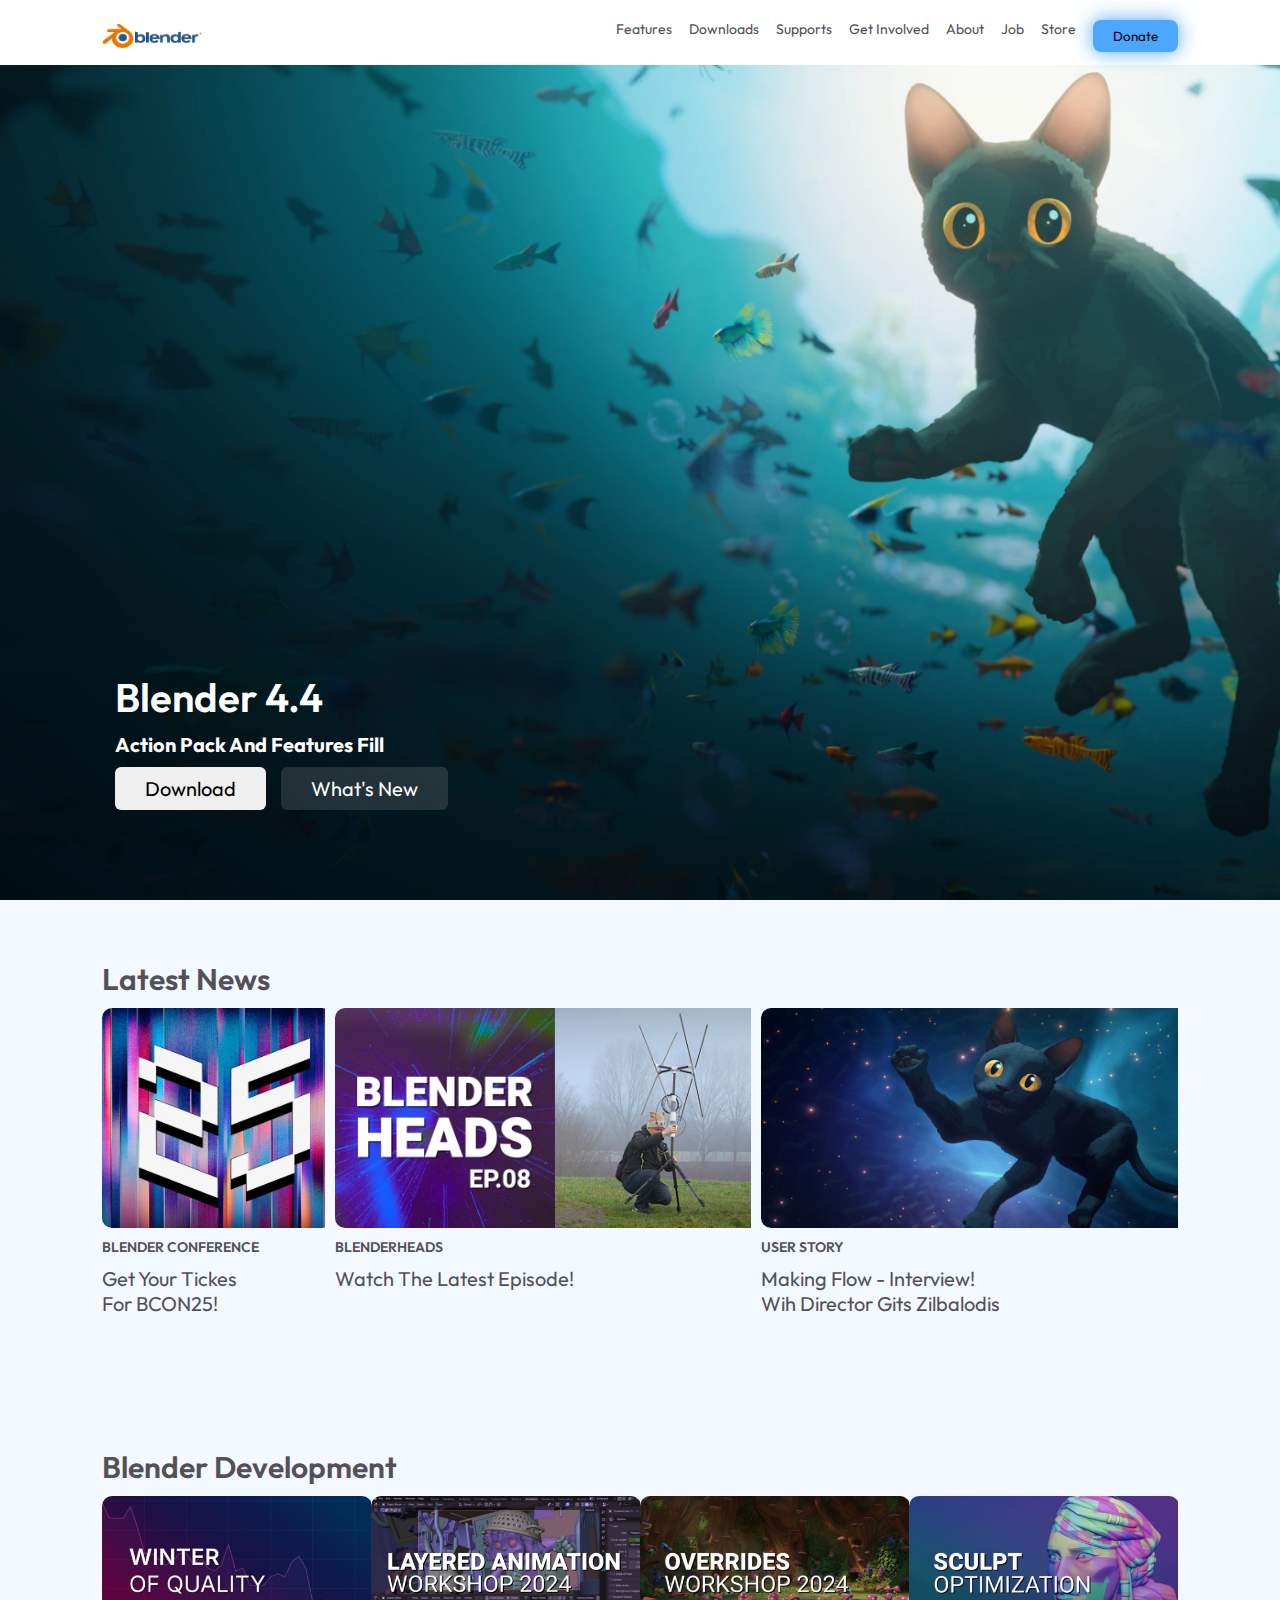
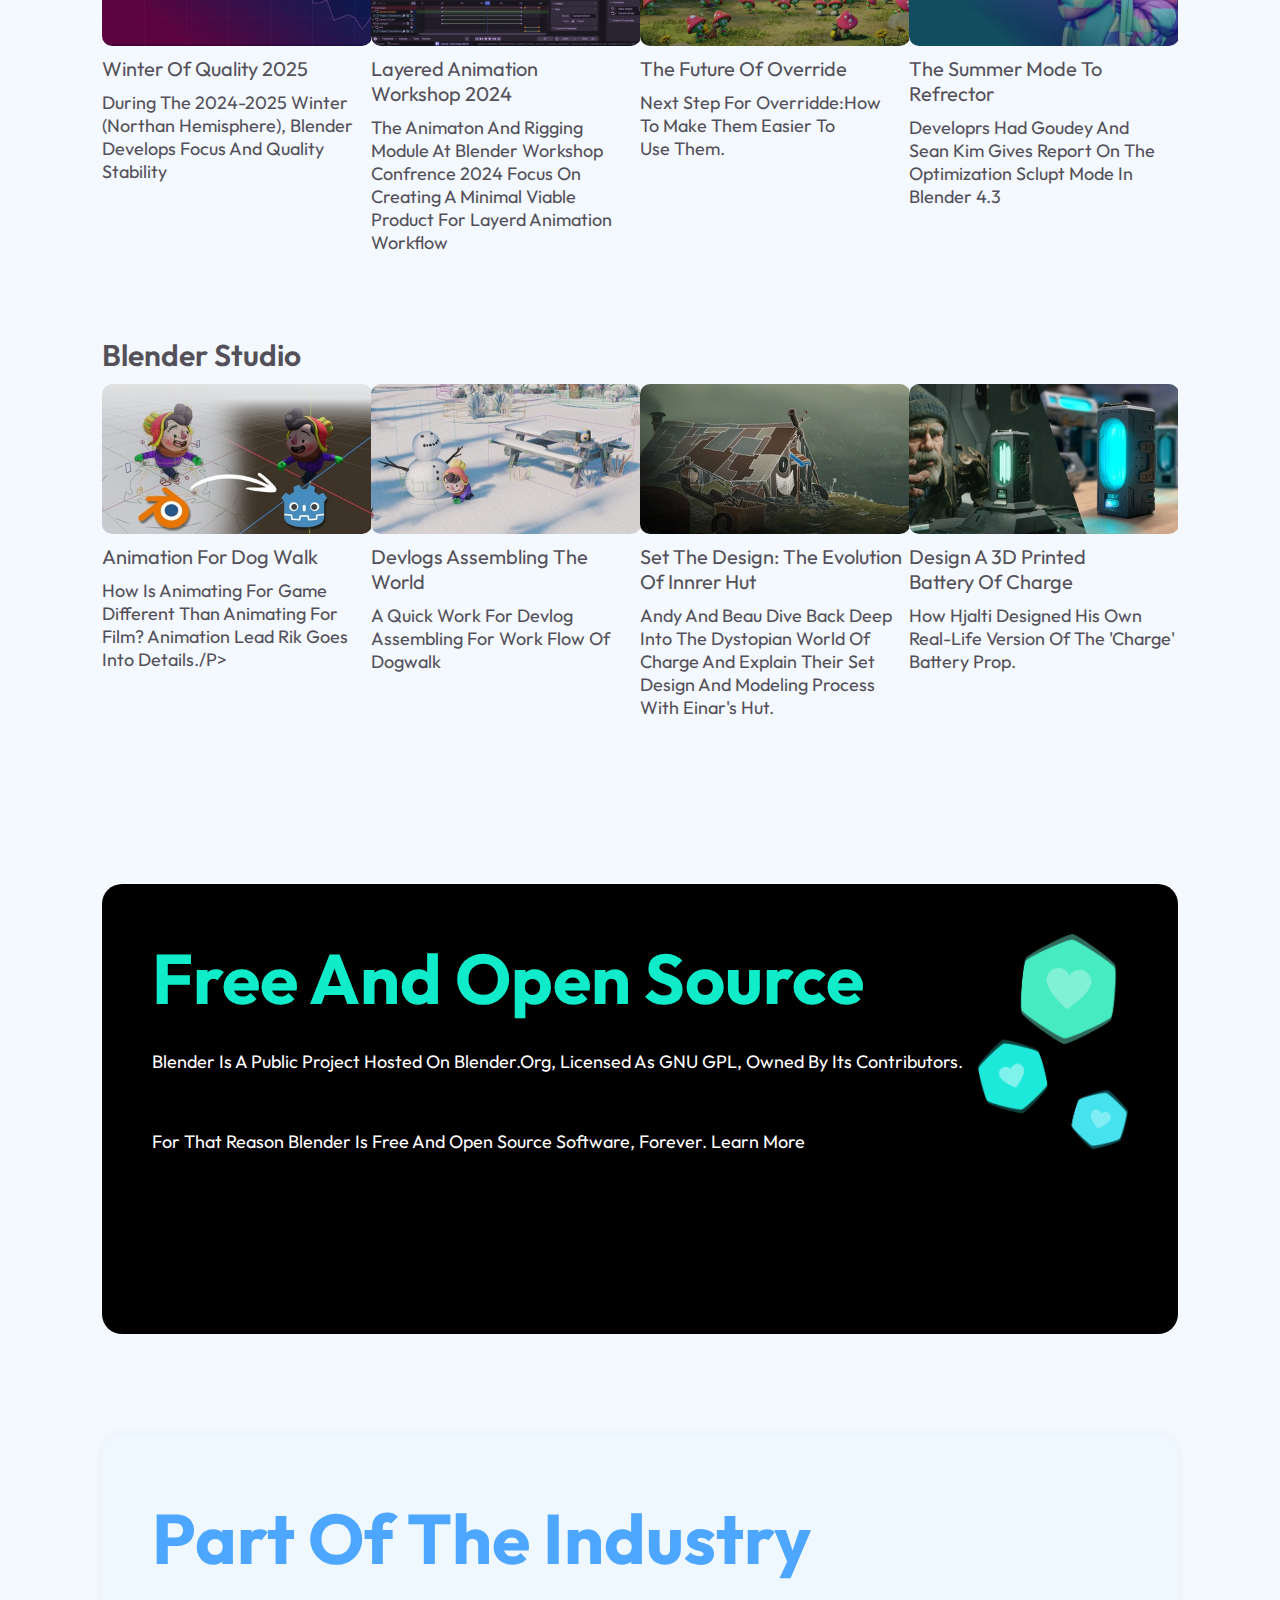
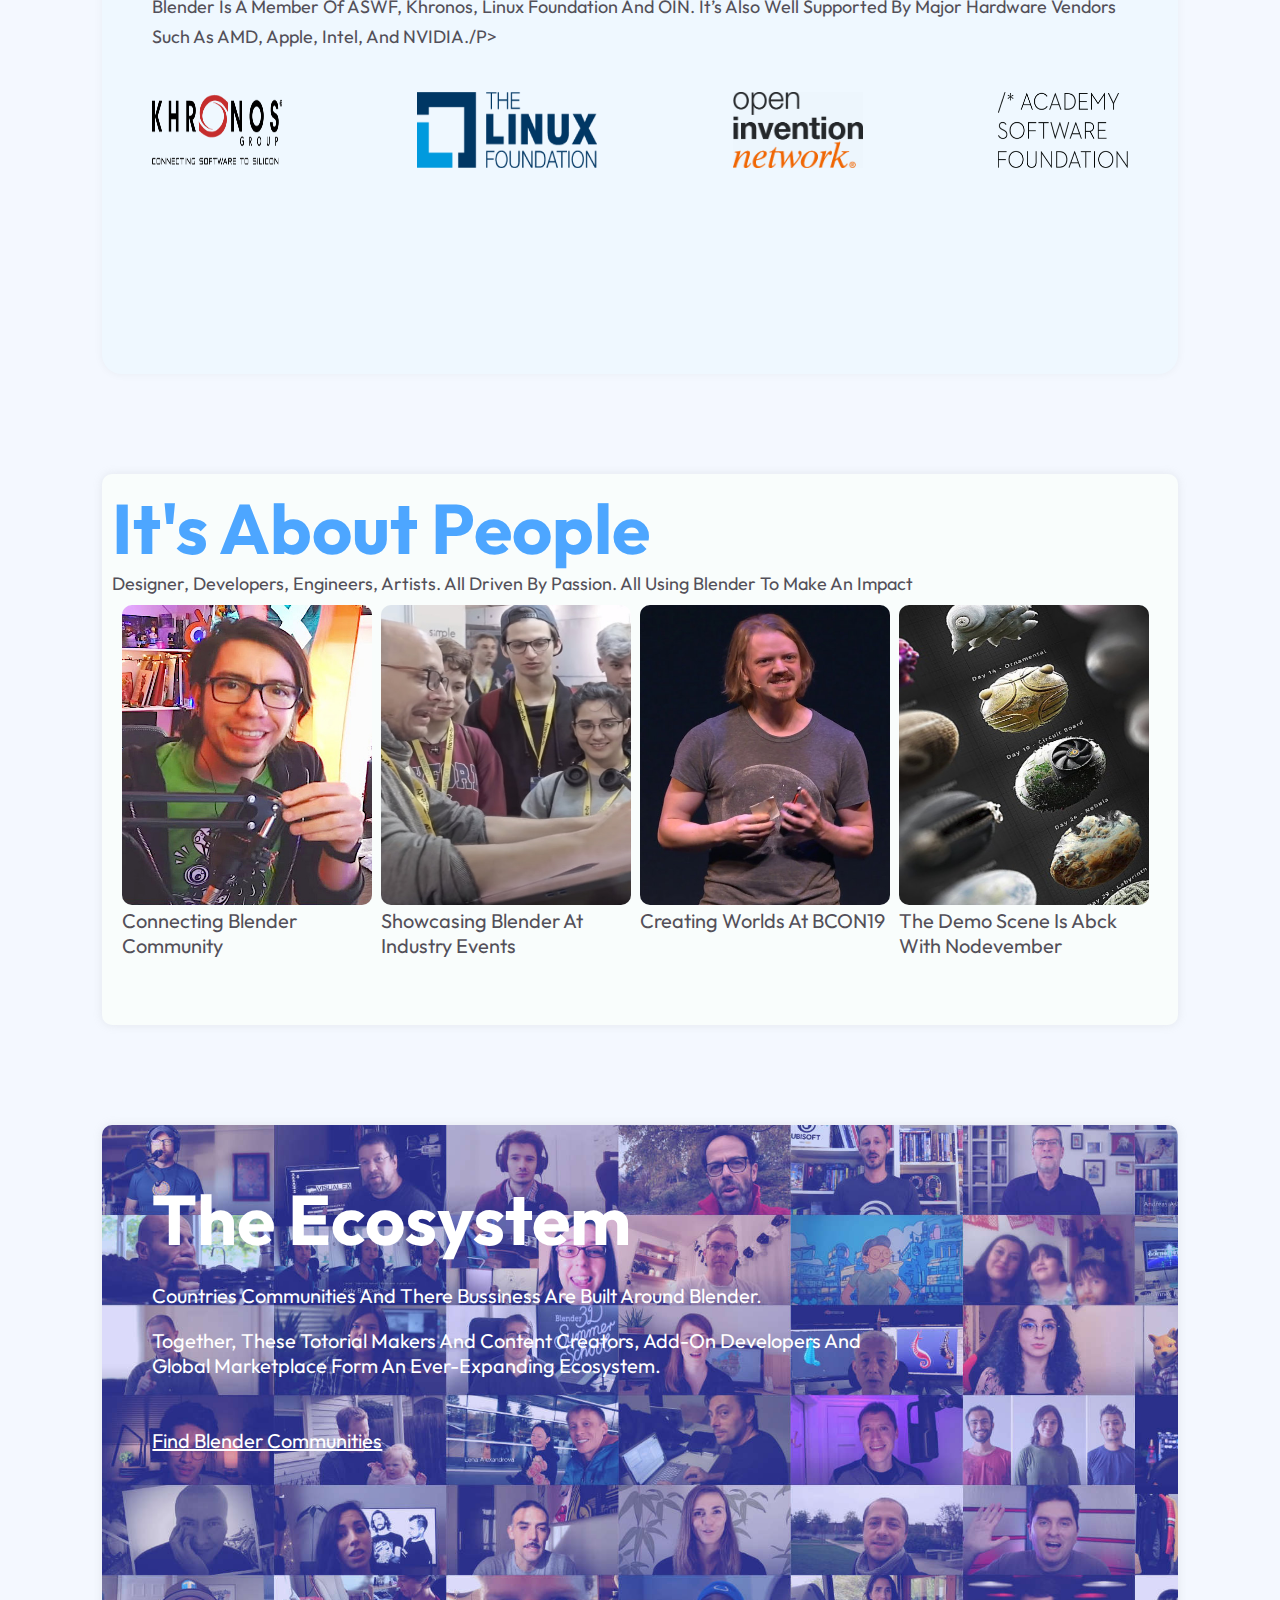
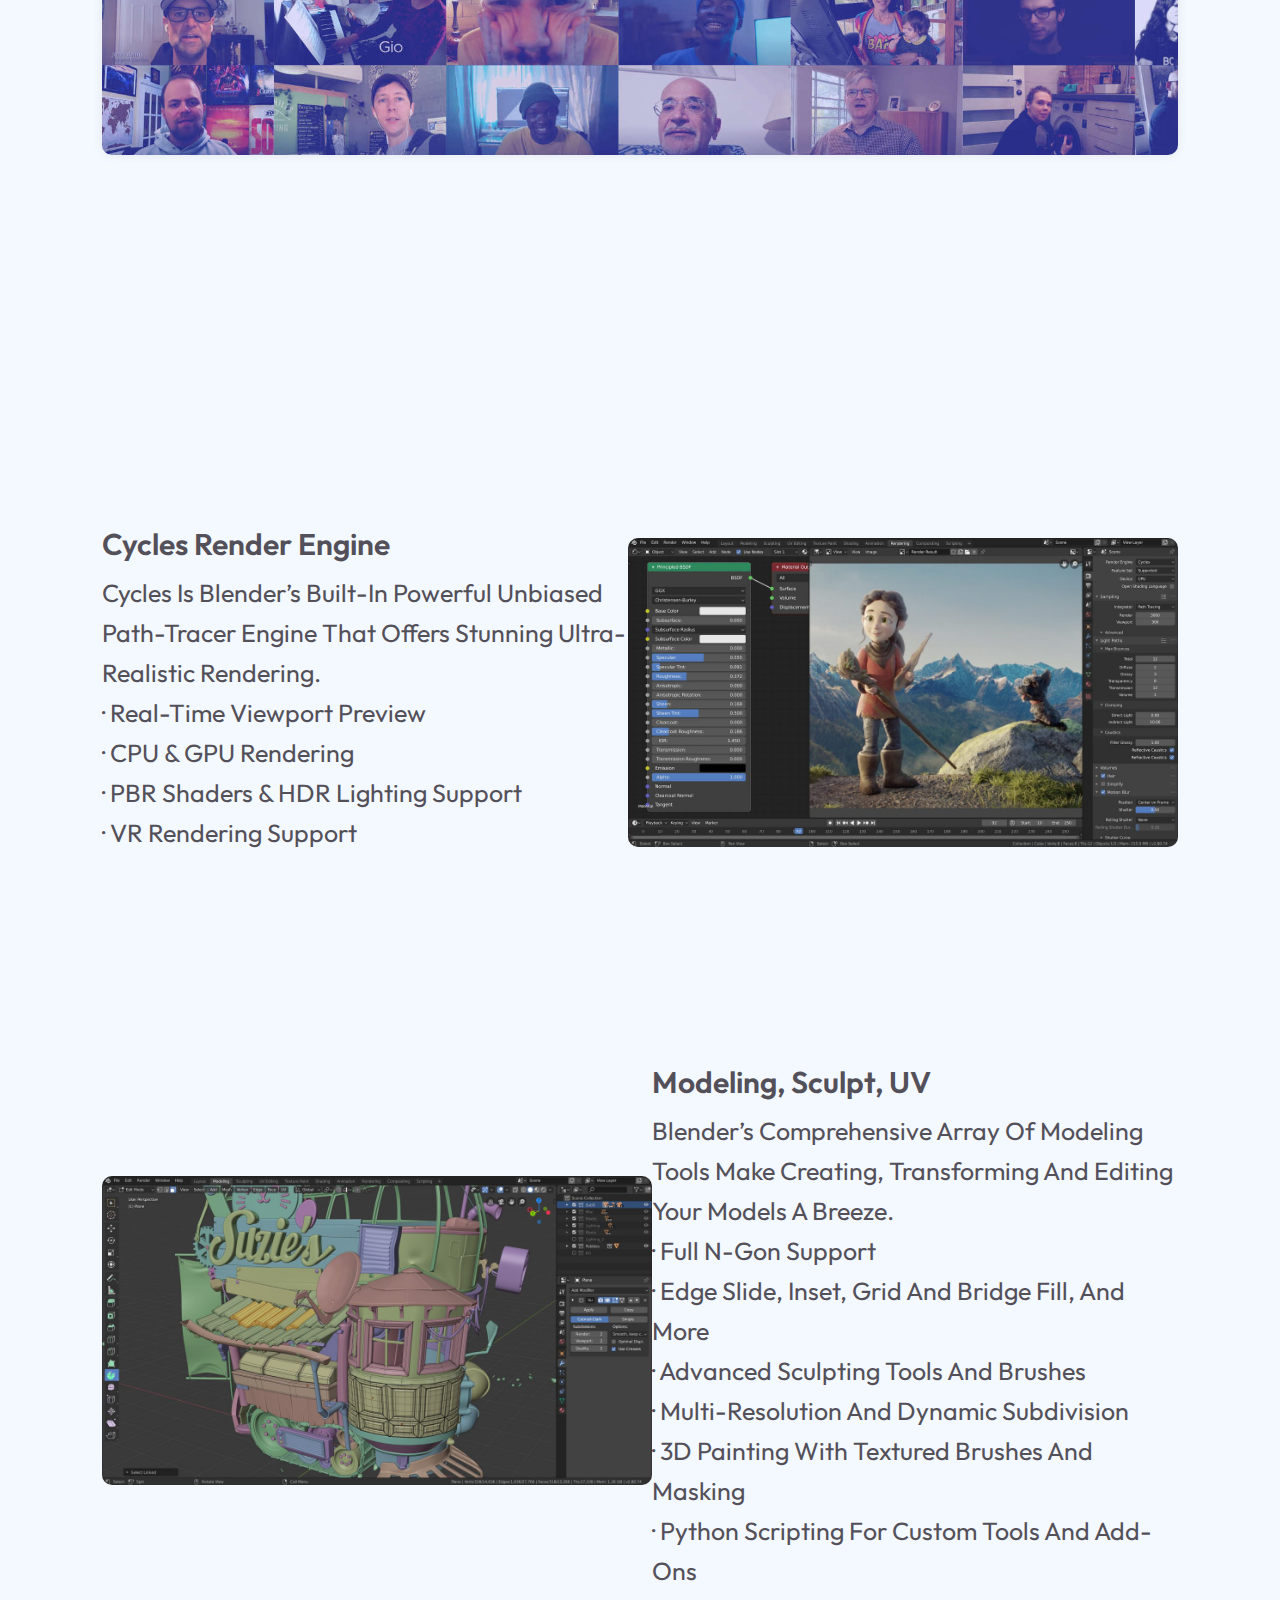
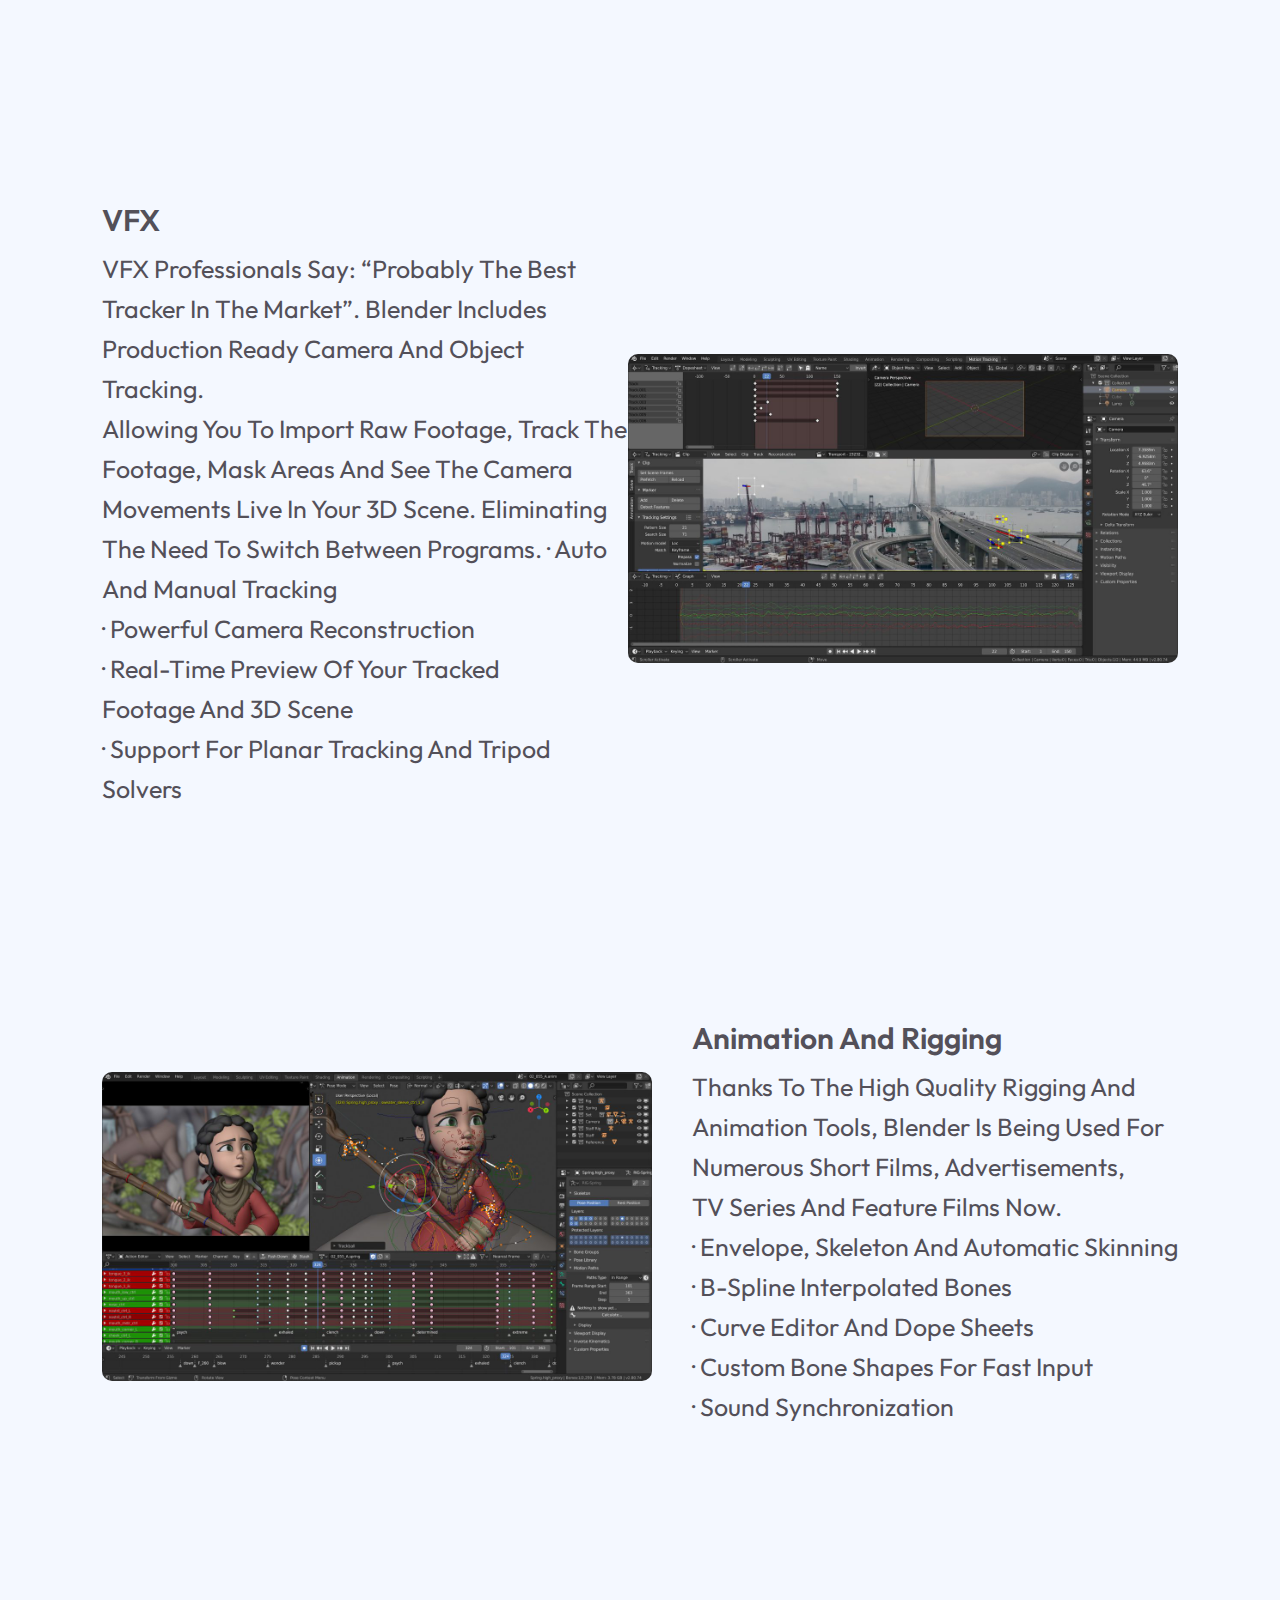
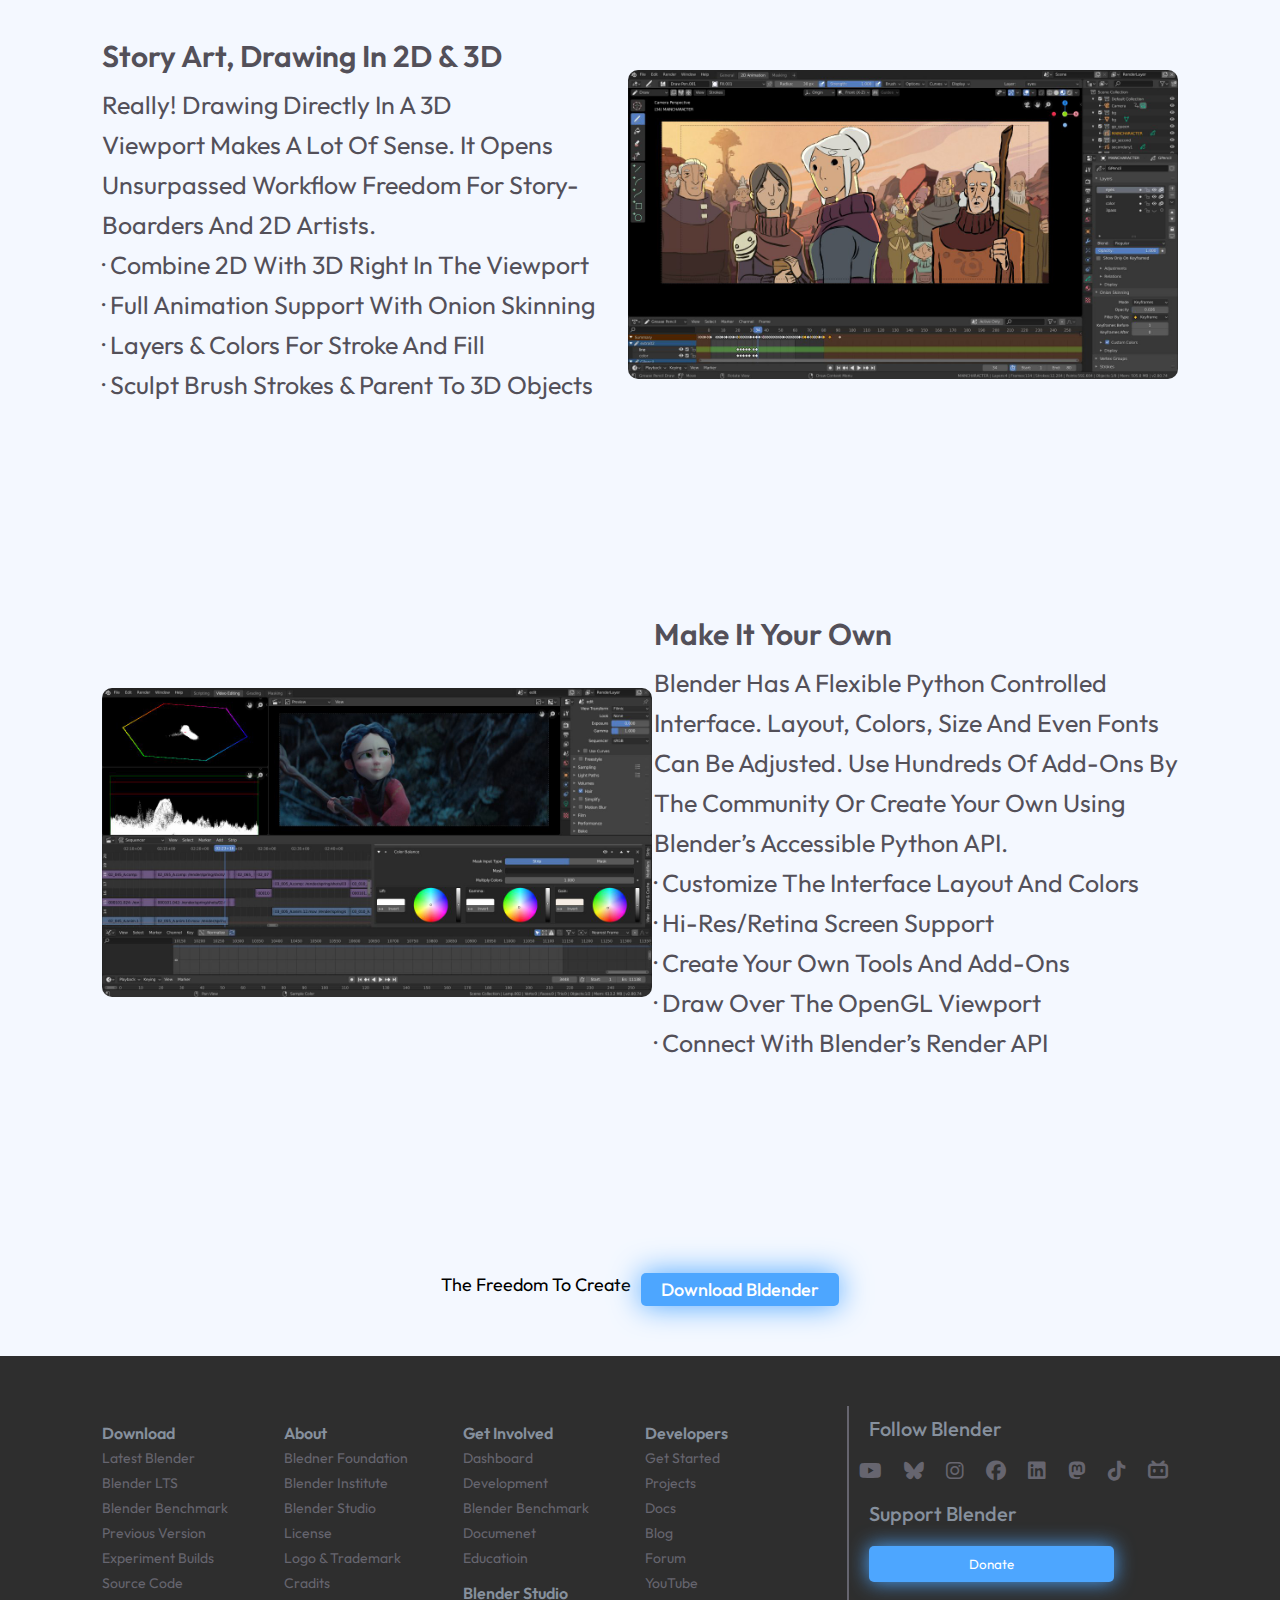
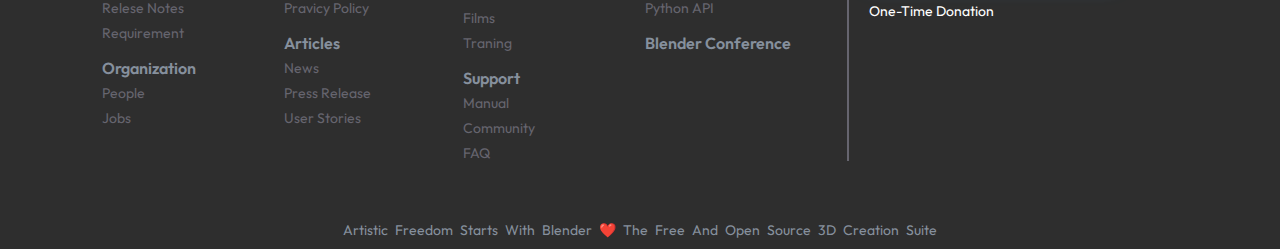
<file: index.html>
<!DOCTYPE html>
<html lang="en">
<head>
    <meta charset="UTF-8">
    <meta name="viewport" content="width=device-width, initial-scale=1.0">
    <title>Blender.org - Home of the blender organization</title>
    <link rel="stylesheet" href="style css/style.css">
    <link rel="icon" href="git.png">
    <!-- font  -->
    <link rel="preconnect" href="https://fonts.googleapis.com">
    <link rel="preconnect" href="https://fonts.gstatic.com" crossorigin>
    <link href="https://fonts.googleapis.com/css2?family=Noto+Sans:ital,wght@0,100..900;1,100..900&family=Outfit:wght@100..900&display=swap" rel="stylesheet">

    <!-- cdn -->
    <link rel="stylesheet" href="https://cdnjs.cloudflare.com/ajax/libs/font-awesome/6.7.2/css/all.min.css" integrity="sha512-Evv84Mr4kqVGRNSgIGL/F/aIDqQb7xQ2vcrdIwxfjThSH8CSR7PBEakCr51Ck+w+/U6swU2Im1vVX0SVk9ABhg==" crossorigin="anonymous" referrerpolicy="no-referrer" />
</head>
<body>
    <!-- header section  -->

    <header class="head-container" id="head">
        <div class="nav-bar">
            <img src="image/images.png" style="width: 10rem;">
            <div class="links">
                <a href="features.html">Features</a>
                <a href="download.html">downloads</a>
                <a href="#">supports</a>
                <a href="#">get involved</a>
                <a href="#">about</a>
                <a href="#">job</a>
                <a href="#">store</a>
                <button >Donate</button>
            </div>
        </div>
    </header>

    <!-- home section  -->

    <section class="home-container" id="home">
        <div class="home-box">
            <h1>Blender 4.4</h1>
            <h2>Action pack and features fill</h2>
            <div class="btn">
            <button >download</button>
            <button class="btn-n">what's new</button>
            </div>
        </div>
    </section>

    <!-- latest news section  -->
     <section class="latest-container" id="latest">
        <h1>Latest news</h1>
        <div class="latest-box">
            <div class="box">
                <div class="image">
                    <img src="image/bcon25_social_logo_square_color.webp">
                </div>
                <h1>BLENDER CONFERENCE</h1>
                <p>get your tickes <br>for BCON25!</p>
            </div>
            <div class="box-big">
                <div class="image">
                    <img src="image/blenderheads_ep08_thumbnail_v03_2x1.webp">
                </div>
                <h1>BLENDERHEADS</h1>
                <p>watch the latest episode!</p>
            </div>
            <div class="box-big">
                <div class="image">
                    <img src="image/flow_thumbnail.jpg">
                </div>
                <h1>USER STORY</h1>
                <p>making flow - interview! <br> wih director gits zilbalodis</p>
            </div>
        </div>
        <div class="bx">
                <h1>Blender development</h1>
            <div class="latest-box-b">
                <div class="box-b">
                    <div class="image">
                        <img src="image/survey_2024-480x270 (1).jpg">
                    </div>
                    <h1>winter of quality 2025</h1>
                    <p>during the 2024-2025 winter <br>(northan hemisphere), blender <br>develops focus and quality <br>stability</p>
                </div>
                <div class="box-b">
                    <div class="image">
                        <img src="image/layered-animation-2024-480x270.png">
                    </div>
                    <h1>layered animation <br> workshop 2024</h1>
                    <p>the animaton and rigging <br> module at blender workshop <br> confrence 2024 focus on <br> creating  a minimal viable <br> product for layerd animation <br>workflow</p>
                </div>
                <div class="box-b">
                    <div class="image">
                        <img src="image/Overrides_worshop_cropped-480x270.jpg">
                    </div>
                    <h1>the future of override</h1>
                    <p>next step for overridde:how <br>to make them easier to <br>use them.</p>
                </div>
                <div class="box-b">
                    <div class="image">
                        <img src="image/Group-1-480x270.jpg">
                    </div>
                    <h1>the summer mode to <br>refrector</h1>
                    <p>developrs had goudey and <br>sean kim gives report on the <br> optimization sclupt mode in <br>blender 4.3</p>
                </div>
            </div>
        </div>
        <div class="bx">
                <h1>Blender studio</h1>
            <div class="latest-box-b">
                <div class="box-b">
                    <div class="image">
                        <img src="image/a6e336915a1c355f98f22fb1a46f33d4.jpg">
                    </div>
                    <h1>Animation for dog walk</h1>
                    <p>How is animating for game <br> different than animating for <br> film? Animation Lead Rik goes <br> into details./p>
                </div>
                <div class="box-b">
                    <div class="image">
                        <img src="image/472348208d813ff89443effcb97fcaf2.jpg">
                    </div>
                    <h1>Devlogs assembling the <br>world</h1>
                    <p>a quick work for devlog <br>assembling for work flow of <br>dogwalk</p>
                </div>
                <div class="box-b">
                    <div class="image">
                        <img src="image/1b997968f136da3c88b8c841089842bb.jpg">
                    </div>
                    <h1>set the design: the evolution of innrer hut</h1>
                    <p>Andy and Beau dive back deep <br> into the dystopian world of <br> Charge and explain their set <br> design and modeling process  <br>with Einar's hut.</p>
                </div>
                <div class="box-b">
                    <div class="image">
                        <img src="image/7e17d8faa153c21a63c52f62d13438af.jpg">
                    </div>
                    <h1>design a 3D printed <br> battery of charge</h1>
                    <p>How Hjalti designed his own <br> real-life version of the 'Charge' <br> battery prop.</p>
                </div>
            </div>
        </div>
     </section>

     <!-- banner section -->
      
     <section class="banner-container" id="banner">
            <div class="box-ban">
                <div class="banner">
                    <h1>Free and open source</h1>
                    <p>Blender is a public project hosted on blender.org, licensed as GNU GPL, owned by its contributors. <br>For that reason Blender is Free and Open Source software, forever. <a href="#">learn more</a></p>
                </div>
                <div class="image">
                    <img src="image/blender_fund_hex-e1629996297522.png" style="width: 15rem;" alt="">
                </div>
            </div>
            
     </section>
     <!-- banner 2section -->
      
     <section class="banner-containers" id="banner">
        <div class="box-bans">
            <div class="banners">
                <h1>part of the industry</h1>
                <p>Blender is a member of ASWF, Khronos, Linux Foundation and OIN. It’s also well supported by major hardware vendors such as AMD, Apple, Intel, and NVIDIA./p>
            </div>
            <div class="image" style="display: flex; justify-content: space-between; padding: 4rem 0;">
                <img src="image/khronos.png" style="width: 13rem; " alt="">
                <img src="image/linux_foundation.png" style="width: 18em; " alt="">
                <img src="image/open_invention_network.png" style="width: 13rem; " alt="">
                <img src="image/academy_software_foundation.png" style="width: 13rem; " alt="">
            </div>
        </div>
            
     </section>
      <!-- people 3section -->
      
      <section class="people-containers" id="people">
            <div class="people-box">
                <h1>it's about people</h1>
                <p>designer, developers, engineers, artists. all driven by passion. all using blender to make an impact</p>
                <div class="image">
                    <div class="image-box" style="width: 30rem; height: 40rem; overflow: hidden;">
                        <img src="image/blender_today_pablo.jpg" style="width: 25rem; height: 30rem;  border-radius: 1rem;" alt="">
                        <h2>connecting blender community</h2>
                    </div>
                    <div class="image-box" style="width: 30rem; height: 40rem; overflow: hidden;">
                        <img src="image/daniel_martinez_lara_annecy.jpg" style="width: 25rem; height: 30rem; border-radius: 1rem;" alt="">
                        <h2>showcasing blender at industry events</h2>
                    </div>
                    <div class="image-box"style="width: 30rem; height: 40rem; overflow: hidden;">
                        <img src="image/creating_worlds_ian_hubert.jpg" style="width: 25rem; height: 30rem; border-radius: 1rem;" alt="">
                        <h2>creating worlds at BCON19</h2>
                    </div>
                    <div class="image-box" style="width: 30rem; height: 40rem; overflow: hidden;">
                        <img src="image/nodevember.jpg" style="width: 25rem; height: 30rem;  border-radius: 1rem;" alt="">
                        <h2> the demo scene is abck with nodevember</h2>
                    </div>
                </div>
            </div>
     </section>

     <!-- ecosyste section  -->

     <section class="ecosystem-container" id="ecosystem">
        <div class="ecosystem-box">
            <h1>The ecosystem</h1>
            <p>countries communities and there bussiness are built around blender.</p>
            <p>together, these totorial makers and content creators, add-on developers and <br> global marketplace form an ever-expanding ecosystem.</p>
            <h4>find blender communities</h4>
        </div>
     </section>


     <!-- section everything  -->

     <section class="everything-container" id="everything">
        <div class="everything-box">
            <div class="left">
                <h1>cycles render engine</h1>
                <p>Cycles is Blender’s built-in powerful unbiased <br> path-tracer engine that offers stunning ultra- <br>realistic rendering. <br>
                    
                    · Real-time viewport preview <br>
                    · CPU & GPU rendering <br>
                    · PBR shaders & HDR lighting support <br>
                    · VR rendering support</p>
            </div>
            <div class="right">
                <img src="image/blender_render-1280x720.jpg" style="width: 55rem; border-radius: 1rem;" alt="">
            </div>
        </div>
        <div class="everything-box">
            <div class="right">
                <img src="image/modeling02-1280x720.jpg" style="width: 55rem; border-radius: 1rem;" alt="">
            </div>
            <div class="left">
                <h1>Modeling, Sculpt, UV</h1>
                <p>Blender’s comprehensive array of modeling <br> tools make creating, transforming and editing <br> your models a breeze. <br>

                    · Full N-Gon support <br>
                    · Edge slide, inset, grid and bridge fill, and more <br>
                    · Advanced sculpting tools and brushes <br>
                    · Multi-resolution and Dynamic subdivision <br>
                    · 3D painting with textured brushes and masking <br>
                    · Python scripting for custom tools and add-ons</p>
            </div>
            
        </div>
        <div class="everything-box">
            <div class="left">
                <h1>VFX</h1>
                <p>VFX professionals say: “Probably the best <br> tracker in the market”. Blender includes <br> production ready camera and object tracking. <br> Allowing you to import raw footage, track the <br> footage, mask areas and see the camera <br> movements live in your 3D scene. Eliminating <br> the need to switch between programs.

                    · Auto and Manual tracking <br>
                    · Powerful camera reconstruction <br>
                    · Real-time preview of your tracked <br> footage and 3D scene <br>
                    · Support for Planar tracking and Tripod solvers</p>
            </div>
            <div class="right">
                <img src="image/blender_vfx-1280x720.jpg" style="width: 55rem; border-radius: 1rem;" alt="">
            </div>
        </div>
        <div class="everything-box">
            <div class="right">
                <img src="image/animation01-1280x720.jpg" style="width: 55rem; border-radius: 1rem;" alt="">
            </div>
            <div class="left">
                <h1>animation and rigging</h1>
                <p>Thanks to the high quality rigging and <br> animation tools, Blender is being used for <br> numerous short films, advertisements, <br> TV series and feature films now. <br>

                    · Envelope, skeleton and automatic skinning <br>
                    · B-spline interpolated bones <br>
                    · Curve editor and dope sheets <br>
                    · Custom bone shapes for fast input <br>
                    · Sound synchronization</p>
            </div>
            
        </div>
        <div class="everything-box">
            <div class="left">
                <h1>story art, drawing in 2D & 3D</h1>
                <p>Really! Drawing directly in a 3D <br> viewport makes a lot of sense. It opens <b></b> unsurpassed workflow freedom for story- <br>boarders and 2D artists. <br>

                    · Combine 2D with 3D right in the viewport <br>
                    · Full Animation Support with Onion Skinning <br>
                    · Layers & Colors for Stroke and Fill <br>
                    · Sculpt brush strokes & Parent to 3D objects</p>
            </div>
            <div class="right">
                <img src="image/hero_p31_screenshot-1280x720.jpg" style="width: 55rem; border-radius: 1rem;" alt="">
            </div>
        </div>
        <div class="everything-box">
            <div class="right">
                <img src="image/vse_custom_grade-1280x720.jpg" style="width: 55rem; border-radius: 1rem;" alt="">
            </div>
            <div class="left">
                <h1>make it your own</h1>
                <p>Blender has a flexible Python controlled <br> interface. Layout, colors, size and even fonts <br> can be adjusted. Use hundreds of add-ons by <br> the community or create your own using <br> Blender’s accessible Python API. <br>

                    · Customize the interface layout and colors <br>
                    · Hi-res/Retina screen support <br>
                    · Create your own tools and add-ons <br>
                    · Draw over the OpenGL viewport <br>
                    · Connect with Blender’s Render API</p>
            </div>
            
        </div>

        <div class="download">
            <h1>the freedom to create</h1>
            <button>Download bldender</button>
        </div>
     </section>

     <!-- footer section  -->

     <footer class="footer-container" id="footer">
        <div class="footer-box">
            <div class="box-content">
                <a class="big" href="">Download</a>
                <a href="">latest blender</a>
                <a href="">blender LTS</a>
                <a href="">blender benchmark</a>
                <a href="">previous version</a>
                <a href="">experiment builds</a>
                <a href="">source code</a>
                <a href="">relese notes</a>
                <a href="">Requirement</a>
                <a class="big" href="">organization</a>
                <a href="">people</a>
                <a href="">jobs</a>
            </div>
            <div class="box-content">
                <a class="big" href="">about</a>
                <a href="">bledner foundation</a>
                <a href="">blender institute</a>
                <a href="">blender studio</a>
                <a href="">license</a>
                <a href="">logo & trademark </a>
                <a href="">cradits</a>
                <a href="">pravicy policy</a>

                <a class="big" href="">articles</a>
                <a href="">news</a>
                <a href="">press release</a>
                <a href="">user stories</a>
            </div>
            <div class="box-content">
                <a class="big" href="">get involved</a>
                <a href="">dashboard</a>
                <a href="">development</a>
                <a href="">blender benchmark</a>
                <a href="">documenet </a>
                <a href="">educatioin</a>
                <a class="big" href="">blender studio</a>
                <a href="">films</a>
                <a href="">traning</a>
                <a class="big" href="">support</a>
                <a href="">manual</a>
                <a href="">community</a>
                <a href="">FAQ</a>
            </div>
            <div class="box-content">
                <a class="big" href="">Developers</a>
                <a href="">get started</a>
                <a href="">projects</a>
                <a href="">docs</a>
                <a href="">blog </a>
                <a href="">forum</a>
                <a href="">youTube</a>
                <a href="">python API</a>
                <a class="big" href="">blender conference</a>
            </div>
            <div class="links">
                <h1>follow blender</h1>
                <a href="" id="link1" class="fab fa-youtube"></a>
                <a href="" id="link2" class="fab fa-bluesky"></a>
                <a href="" id="link3" class="fab fa-instagram"></a>
                <a href="" id="link4" class="fab fa-facebook"></a>
                <a href="" id="link5" class="fab fa-linkedin"></a>
                <a href="" id="link6" class="fab fa-mastodon"></a>
                <a href="" id="link7" class="fab fa-tiktok"></a>
                <a href="" id="link8" class="fab fa-bilibili"></a>

                <h1>support blender</h1>
                <button onclick="click()">Donate</button>
                <p>one-time donation</p>
            </div>
        </div>
        <p class="bottom">Artistic freedom starts with Blender ❤️ The Free and Open Source 3D Creation Suite</p>
     </footer>

















    <script src="script.js"></script>
    
</body>
</html>
</file>
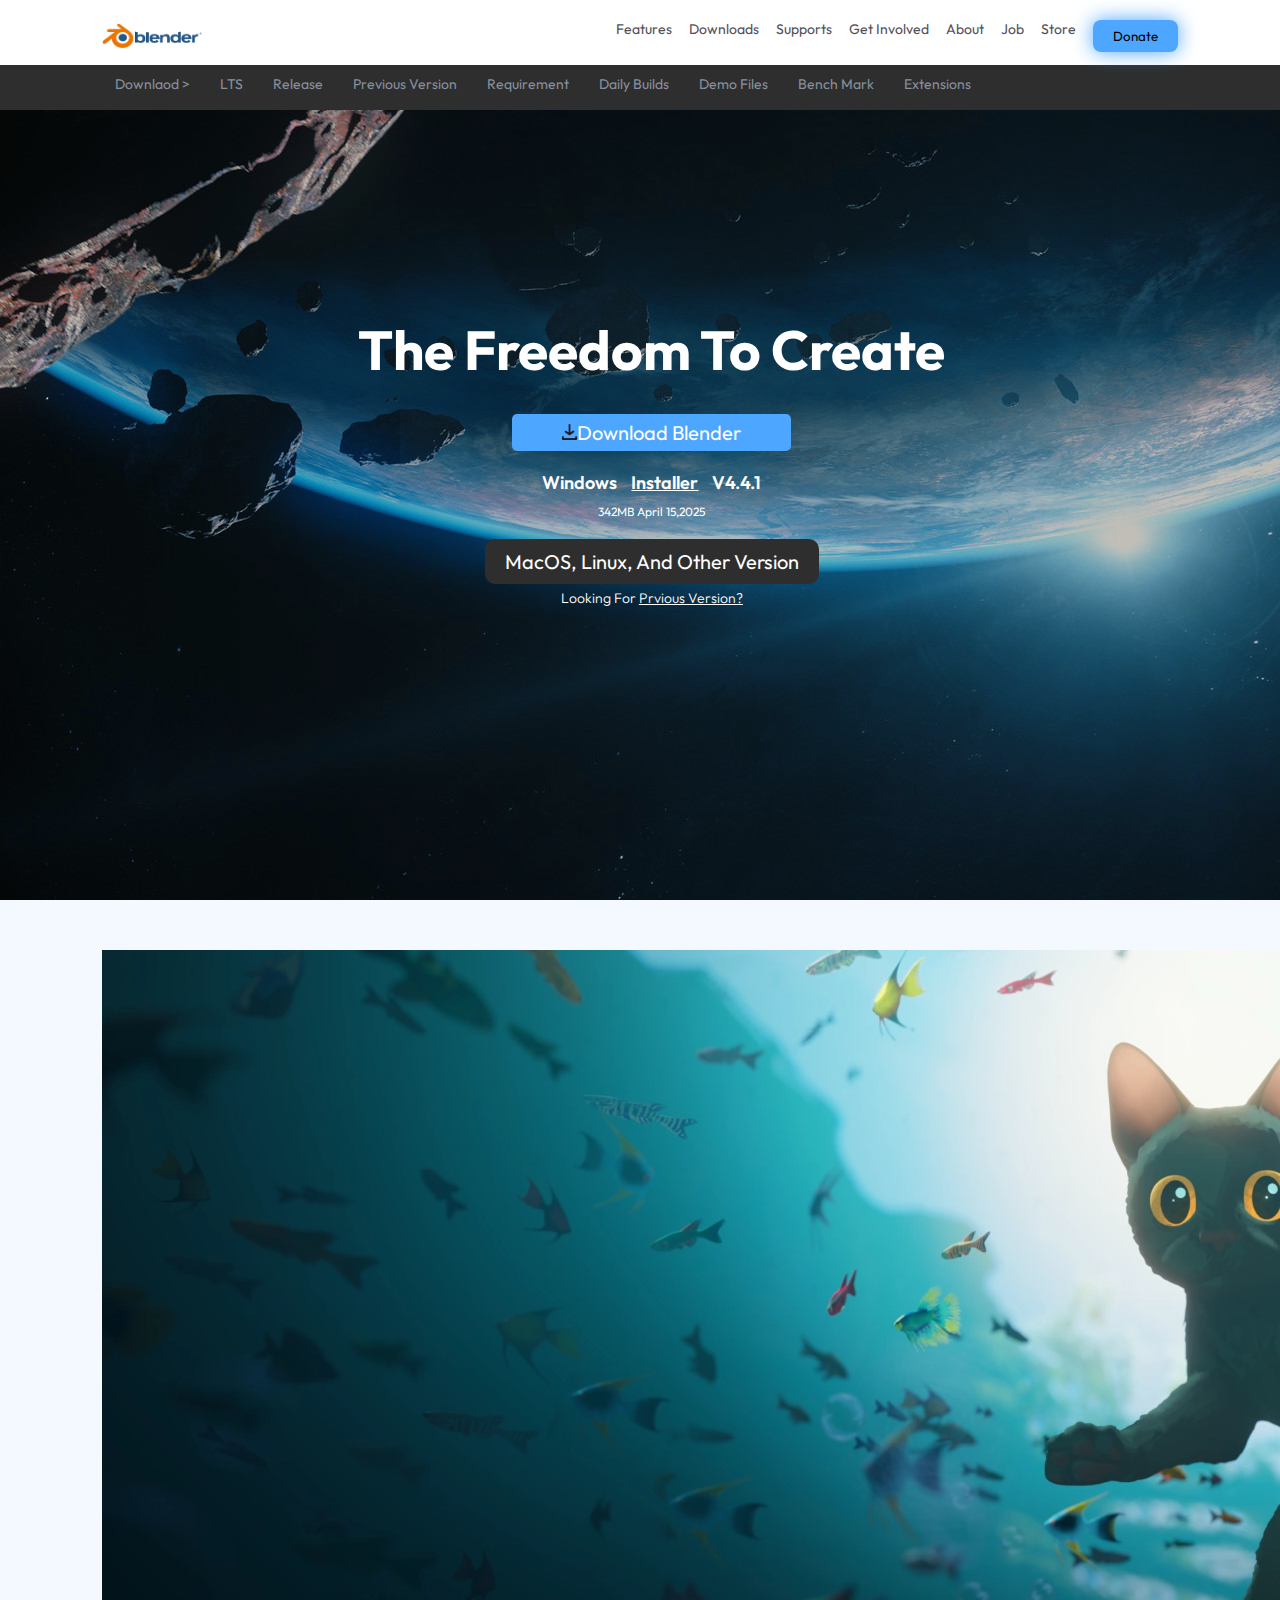
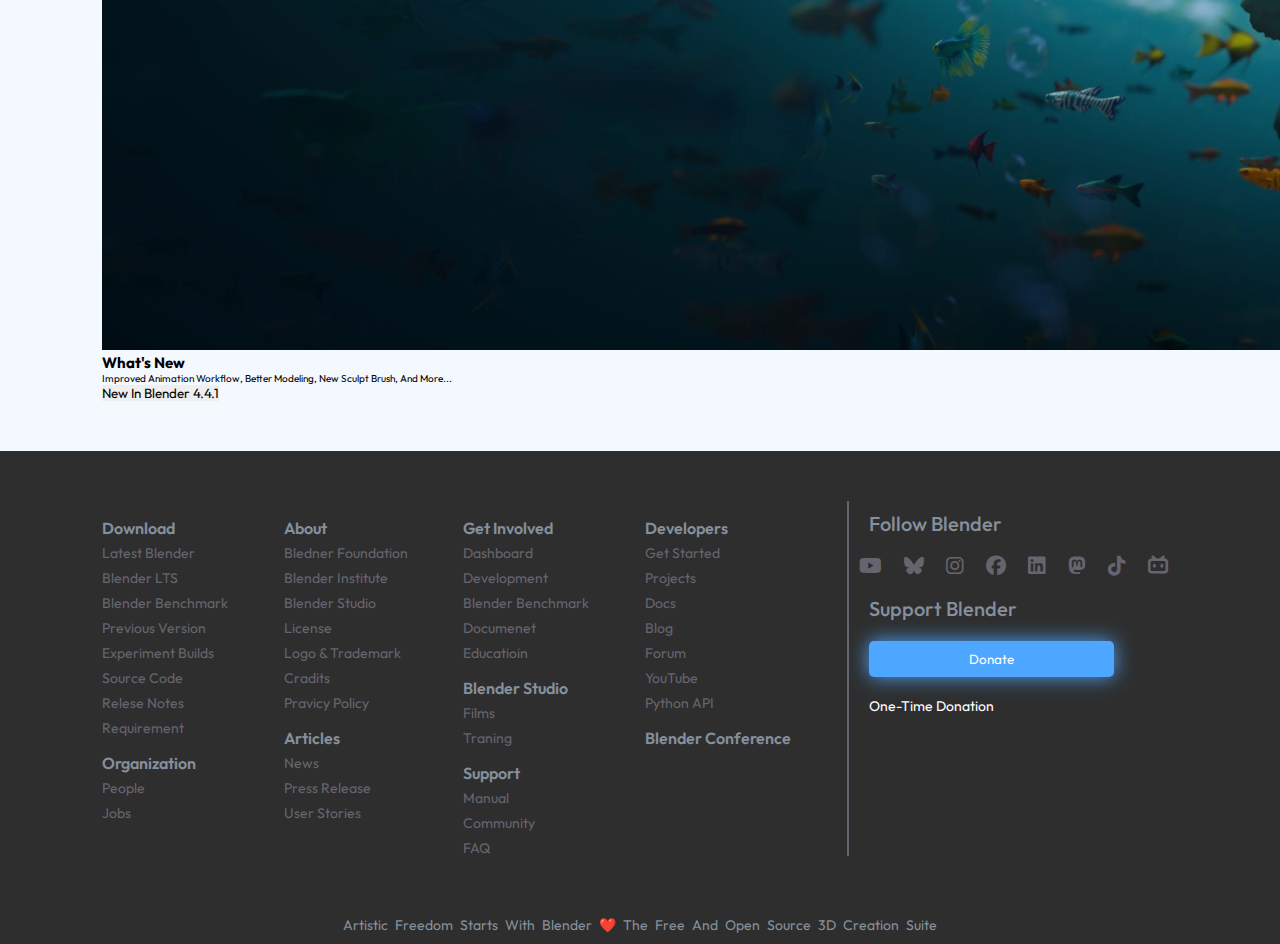
<file: download.html>
<!DOCTYPE html>
<html lang="en">
<head>
    <meta charset="UTF-8">
    <meta name="viewport" content="width=device-width, initial-scale=1.0">
    <title>Download - blender latest version</title>
    <link rel="stylesheet" href="style css/download.css">

    <!-- font  -->
    <link rel="preconnect" href="https://fonts.googleapis.com">
    <link rel="preconnect" href="https://fonts.gstatic.com" crossorigin>
    <link href="https://fonts.googleapis.com/css2?family=Noto+Sans:ital,wght@0,100..900;1,100..900&family=Outfit:wght@100..900&display=swap" rel="stylesheet">

    <!-- cdn -->
    <link rel="stylesheet" href="https://cdnjs.cloudflare.com/ajax/libs/font-awesome/6.7.2/css/all.min.css" integrity="sha512-Evv84Mr4kqVGRNSgIGL/F/aIDqQb7xQ2vcrdIwxfjThSH8CSR7PBEakCr51Ck+w+/U6swU2Im1vVX0SVk9ABhg==" crossorigin="anonymous" referrerpolicy="no-referrer" />
</head>
<body>
     <!-- header section  -->

     <header class="head-container" id="head">
        <div class="nav-bar">
          <img src="image/images.png" style="width: 10rem" />
          <div class="links">
            <a href="features.html">Features</a>
            <a href="#">downloads</a>
            <a href="#">supports</a>
            <a href="#">get involved</a>
            <a href="#">about</a>
            <a href="#">job</a>
            <a href="#">store</a>
            <button>Donate</button>
          </div>
        </div>
      </header>
  
      <!-- overlap section  -->
      <section class="overlap-container" id="overlap">
        <div class="overlap">
          <a href="home">Downlaod ></a>
          <a href="#">LTS</a>
          <a href="#">release</a>
          <a href="#">previous version</a>
          <a href="#">Requirement</a>
          <a href="#">daily builds</a>
          <a href="#">demo files</a>
          <a href="#">bench mark</a>
          <a href="#">extensions</a>
        </div>
      </section>

      <!-- home section -->
      <section class="home-container" id="home">
        <div class="home-box">
            <div class="home-txt">
                <h1>The freedom to create</h1>
                <button><img src="download images/download.964x1024.png" style="width: 1.5rem;">Download blender</button>
                <div class="window">
                    <a href="#">windows <span>installer</span> v4.4.1</a>
                </div>
                <h1 class="date">342MB april 15,2025</h1>
            </div>
            <button>macOS, linux, and other version</button>
            <p>looking for <span>prvious version?</span></p>
        </div>
      </section>
       
      <!-- section zig  -->

      <section class="diagonal-section">
        <div class="left">
          <img src="style css/blender background.webp" alt="Cool Cat" />
        </div>
        <div class="right">
          <h2>What's New</h2>
          <p>Improved animation workflow, better modeling, new sculpt brush, and more...</p>
          <button>New in Blender 4.4.1</button>
        </div>
      </section>



      <!-- footer section  -->

    <footer class="footer-container" id="footer">
        <div class="footer-box">
          <div class="box-content">
            <a class="big" href="">Download</a>
            <a href="">latest blender</a>
            <a href="">blender LTS</a>
            <a href="">blender benchmark</a>
            <a href="">previous version</a>
            <a href="">experiment builds</a>
            <a href="">source code</a>
            <a href="">relese notes</a>
            <a href="">Requirement</a>
            <a class="big" href="">organization</a>
            <a href="">people</a>
            <a href="">jobs</a>
          </div>
          <div class="box-content">
            <a class="big" href="">about</a>
            <a href="">bledner foundation</a>
            <a href="">blender institute</a>
            <a href="">blender studio</a>
            <a href="">license</a>
            <a href="">logo & trademark </a>
            <a href="">cradits</a>
            <a href="">pravicy policy</a>
  
            <a class="big" href="">articles</a>
            <a href="">news</a>
            <a href="">press release</a>
            <a href="">user stories</a>
          </div>
          <div class="box-content">
            <a class="big" href="">get involved</a>
            <a href="">dashboard</a>
            <a href="">development</a>
            <a href="">blender benchmark</a>
            <a href="">documenet </a>
            <a href="">educatioin</a>
            <a class="big" href="">blender studio</a>
            <a href="">films</a>
            <a href="">traning</a>
            <a class="big" href="">support</a>
            <a href="">manual</a>
            <a href="">community</a>
            <a href="">FAQ</a>
          </div>
              <div class="box-content">
              <a class="big" href="">Developers</a>
              <a href="">get started</a>
              <a href="">projects</a>
              <a href="">docs</a>
              <a href="">blog </a>
              <a href="">forum</a>
              <a href="">youTube</a>
              <a href="">python API</a>
              <a class="big" href="">blender conference</a>
              </div>
              <div class="links">
              <h1>follow blender</h1>
              <a href="" id="link1" class="fab fa-youtube"></a>
              <a href="" id="link2" class="fab fa-bluesky"></a>
              <a href="" id="link3" class="fab fa-instagram"></a>
              <a href="" id="link4" class="fab fa-facebook"></a>
              <a href="" id="link5" class="fab fa-linkedin"></a>
              <a href="" id="link6" class="fab fa-mastodon"></a>
              <a href="" id="link7" class="fab fa-tiktok"></a>
              <a href="" id="link8" class="fab fa-bilibili"></a>
  
              <h1>support blender</h1>
              <button onclick="click()">Donate</button>
              <p>one-time donation</p>
              </div>
        </div>
      <p class="bottom">Artistic freedom starts with Blender ❤️ The Free and Open Source 3D Creation Suite</p>
      </footer>


</body>
</html>
</file>
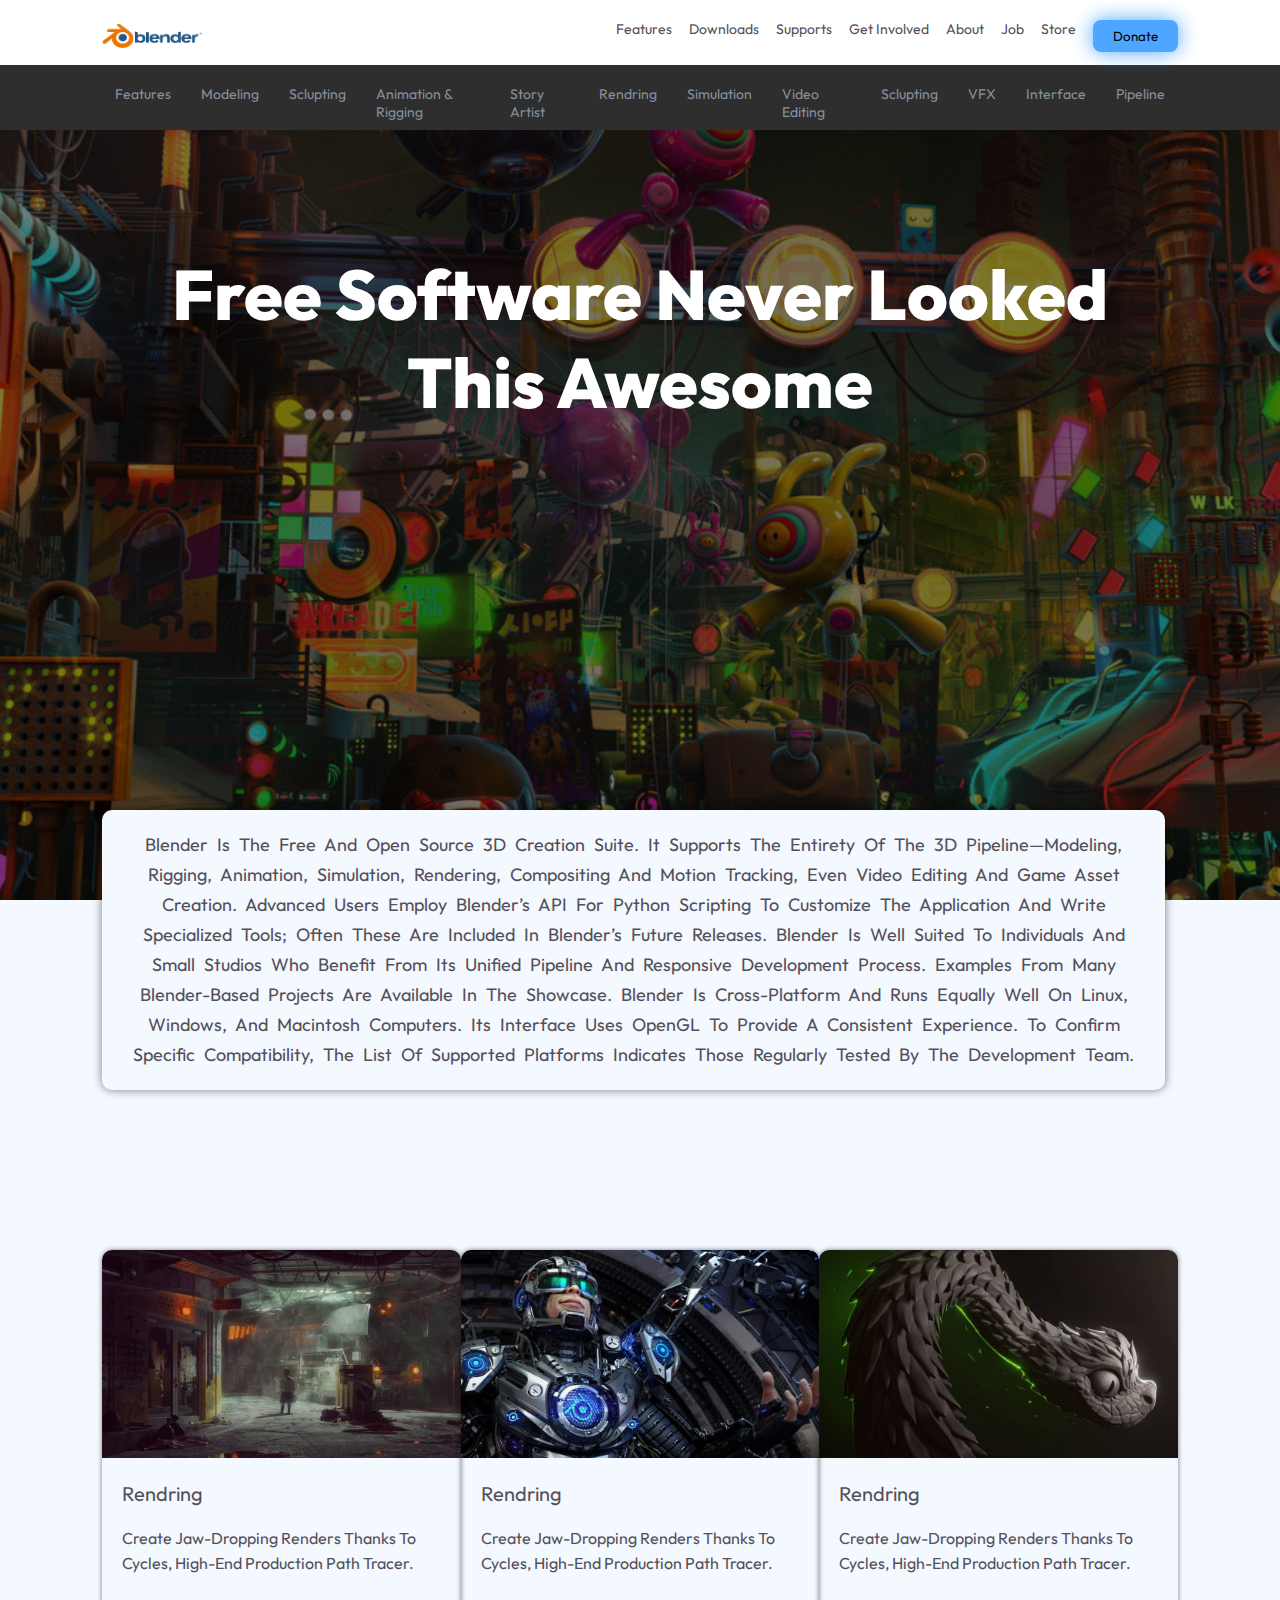
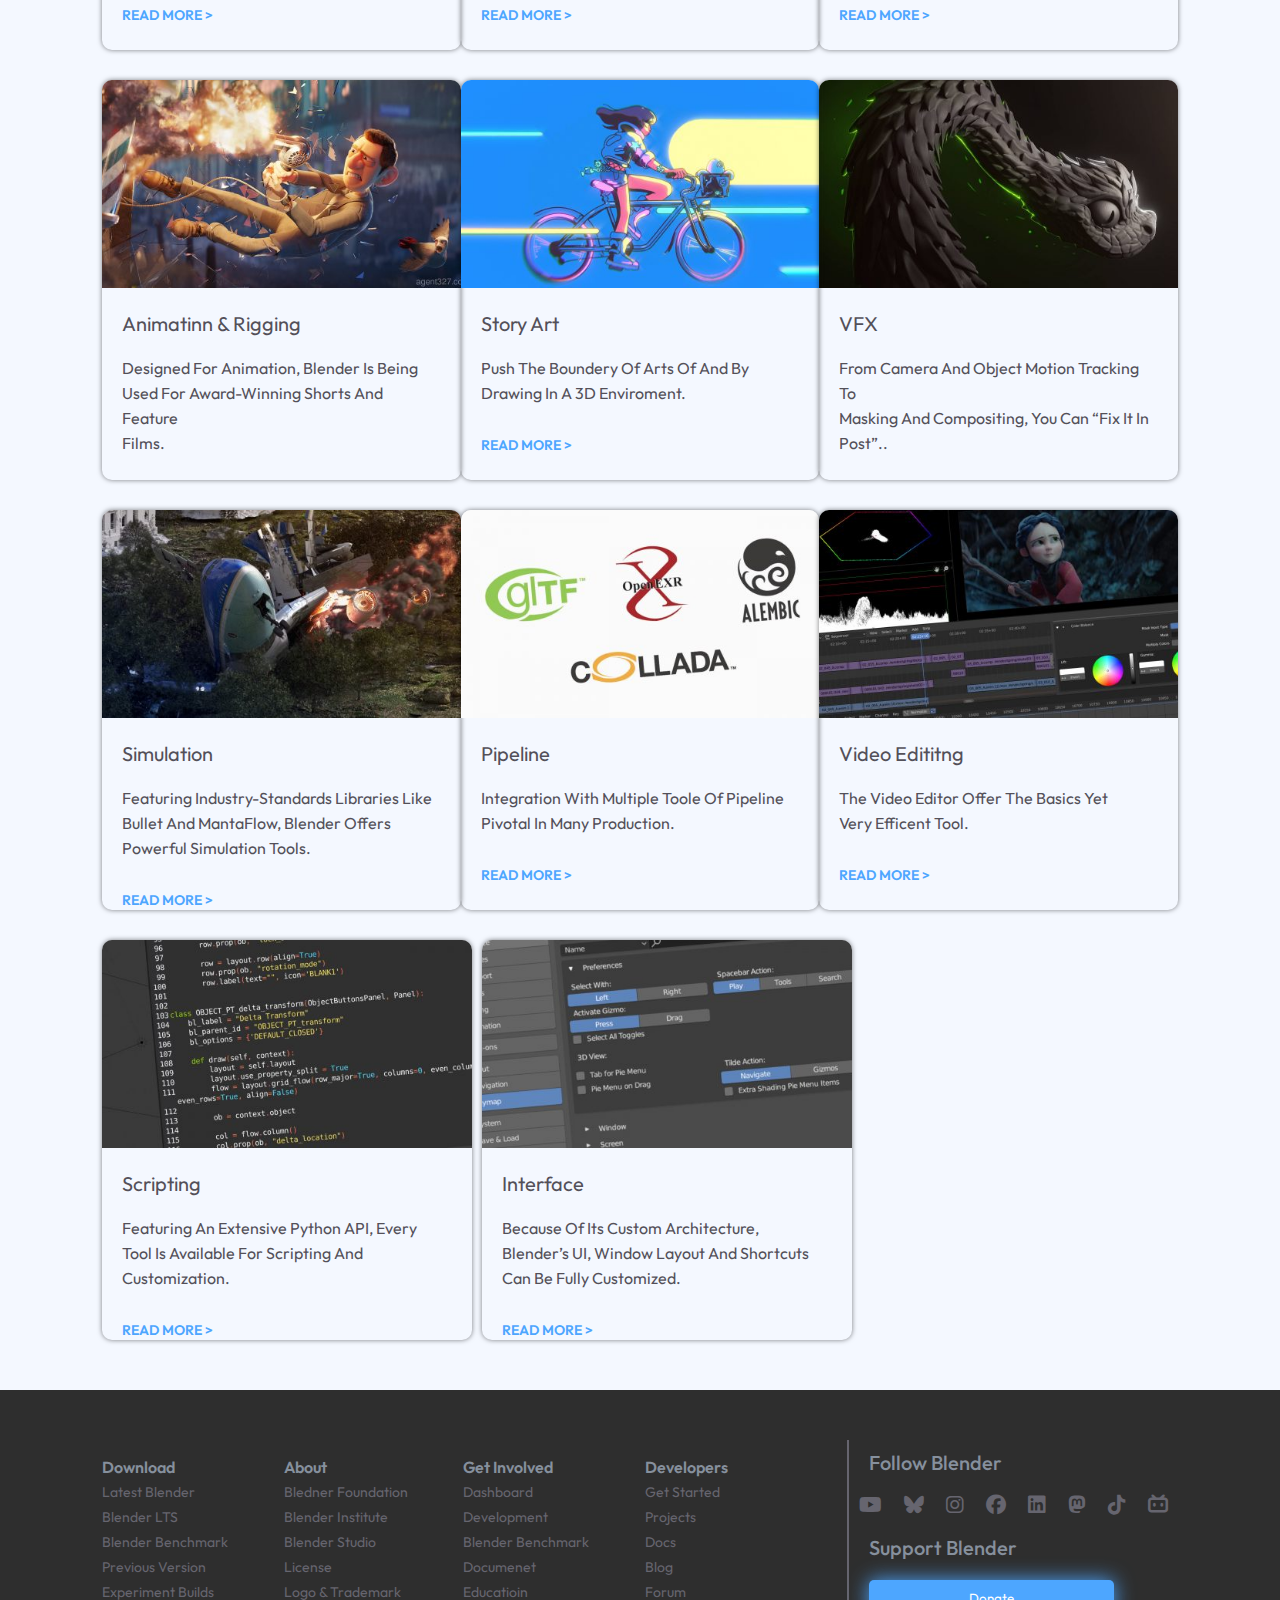
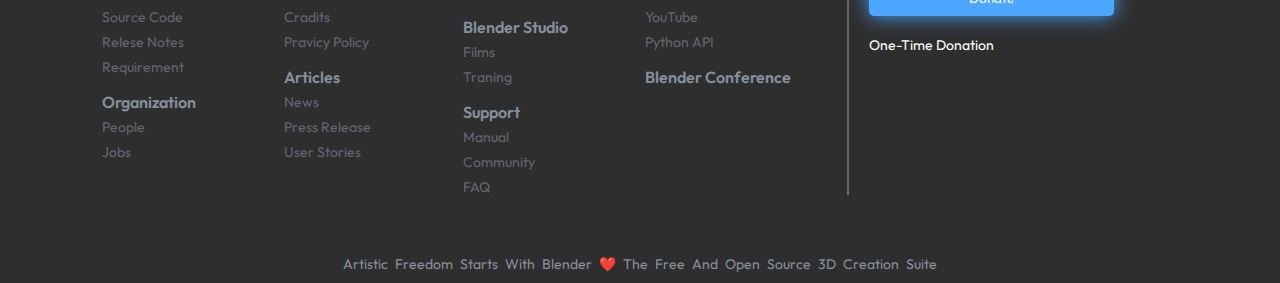
<file: features.html>
<!DOCTYPE html>
<html lang="en">
  <head>
    <meta charset="UTF-8" />
    <meta name="viewport" content="width=device-width, initial-scale=1.0" />
    <title>Feature - Blender</title>
    <link rel="stylesheet" href="style css/features.css" />
    <!-- font  -->
    <link rel="preconnect" href="https://fonts.googleapis.com" />
    <link rel="preconnect" href="https://fonts.gstatic.com" crossorigin />
    <link
      href="https://fonts.googleapis.com/css2?family=Noto+Sans:ital,wght@0,100..900;1,100..900&family=Outfit:wght@100..900&display=swap"
      rel="stylesheet"
    />

    <!-- cdn -->
    <link
      rel="stylesheet"
      href="https://cdnjs.cloudflare.com/ajax/libs/font-awesome/6.7.2/css/all.min.css"
      integrity="sha512-Evv84Mr4kqVGRNSgIGL/F/aIDqQb7xQ2vcrdIwxfjThSH8CSR7PBEakCr51Ck+w+/U6swU2Im1vVX0SVk9ABhg=="
      crossorigin="anonymous"
      referrerpolicy="no-referrer"
    />
  </head>
  <body>
    <!-- header section  -->

    <header class="head-container" id="head">
      <div class="nav-bar">
        <img src="image/images.png" style="width: 10rem" />
        <div class="links">
          <a href="#home">Features</a>
          <a href="download.html">downloads</a>
          <a href="#">supports</a>
          <a href="#">get involved</a>
          <a href="#">about</a>
          <a href="#">job</a>
          <a href="#">store</a>
          <button>Donate</button>
        </div>
      </div>
    </header>

    <!-- overlap section  -->
    <section class="overlap-container" id="overlap">
      <div class="overlap">
        <a href="home">features</a>
        <a href="#">modeling</a>
        <a href="#">sclupting</a>
        <a href="#">animation & rigging</a>
        <a href="#">story artist</a>
        <a href="#">rendring</a>
        <a href="#">simulation</a>
        <a href="#">video editing</a>
        <a href="#">sclupting</a>
        <a href="#">VFX</a>
        <a href="#">interface</a>
        <a href="#">pipeline</a>
      </div>
    </section>
    <!-- home sectin  -->
    <section class="home-container" id="home">
      <h1>free software never looked this awesome</h1>
    </section>
    <section class="text-flow" id="flow">
        <div class="text">
            <p>
                Blender is the free and open source 3D creation suite. It supports the
                entirety of the 3D pipeline—modeling, rigging, animation, simulation,
                rendering, compositing and motion tracking, even video editing and game
                asset creation. Advanced users employ Blender’s API for Python scripting
                to customize the application and write specialized tools; often these
                are included in Blender’s future releases. Blender is well suited to
                individuals and small studios who benefit from its unified pipeline and
                responsive development process. Examples from many Blender-based
                projects are available in the showcase. Blender is cross-platform and
                runs equally well on Linux, Windows, and Macintosh computers. Its
                interface uses OpenGL to provide a consistent experience. To confirm
                specific compatibility, the list of supported platforms indicates those
                regularly tested by the development team.
              </p>
        </div>
    </section>

    <!-- explain section  -->

    <section class="explain" id="expalin">
        <div class="explain-container">
            <div class="explain-box">
                <div class="image">
                    <img src="features  images/ghost_driver_lukas_walzer-480x270.jpg" style="width: 37rem;" alt="">
                </div>
                <div class="tel">
                <h1>Rendring</h1>
                <p>create jaw-dropping renders thanks to <br> cycles, high-end production path tracer.</p>
                <a href="#">READ MORE ></a>
                </div>
            </div>
            <div class="explain-box">
                <div class="image">
                    <img src="features  images/features_modeling-480x270.jpg" style="width: 37rem;" alt="">
                </div>
                <div class="tel">
                <h1>Rendring</h1>
                <p>create jaw-dropping renders thanks to <br> cycles, high-end production path tracer.</p>
                <a href="#">READ MORE ></a>
                </div>
            </div>
            <div class="explain-box">
                <div class="image">
                    <img src="features  images/digital_sculpting-480x270.jpg" style="width: 37rem;" alt="">
                </div>
                <div class="tel">
                <h1>Rendring</h1>
                <p>create jaw-dropping renders thanks to <br> cycles, high-end production path tracer.</p>
                <a href="#">READ MORE ></a>
                </div>
            </div>
        </div>

        <div class="explain-container">
            <div class="explain-box">
                <div class="image">
                    <img src="features  images/splash279_large_nocredit-480x270.jpg" style="width: 37rem;" alt="">
                </div>
                <div class="tel">
                <h1>Animatinn & rigging</h1>
                <p>
                    Designed for animation, Blender is being <br> used for award-winning shorts and feature <br> films.</p>
                <a href="#">READ MORE ></a>
                </div>
            </div>
            <div class="explain-box">
                <div class="image">
                    <img src="features  images/bike-ride-greasepencil-480x270.jpg" style="width: 37rem;" alt="">
                </div>
                <div class="tel">
                <h1>Story art</h1>
                <p>push the boundery of arts of and by<br> drawing in a 3D enviroment.</p>
                <a href="#">READ MORE ></a>
                </div>
            </div>
            <div class="explain-box">
                <div class="image">
                    <img src="features  images/digital_sculpting-480x270.jpg" style="width: 37rem;" alt="">
                </div>
                <div class="tel">
                <h1>VFX</h1>
                <p>From camera and object motion tracking to <br> masking and compositing, you can “fix it in <br> post”..</p>
                <a href="#">READ MORE ></a>
                </div>
            </div>
        </div>

        <div class="explain-container">
            <div class="explain-box">
                <div class="image">
                    <img src="features  images/features_simulation-480x270.jpg" style="width: 37rem;" alt="">
                </div>
                <div class="tel">
                <h1>Simulation</h1>
                <p>Featuring industry-standards libraries like <br> Bullet and MantaFlow, Blender offers <br> powerful simulation tools.</p>
                <a href="#">READ MORE ></a>
                </div>
            </div>
            <div class="explain-box">
                <div class="image">
                    <img src="features  images/blender_io-480x270.jpg" style="width: 37rem;" alt="">
                </div>
                <div class="tel">
                <h1>pipeline</h1>
                <p>integration with multiple toole of pipeline <br> pivotal in many production.</p>
                <a href="#">READ MORE ></a>
                </div>
            </div>
            <div class="explain-box">
                <div class="image">
                    <img src="features  images/blender_vse-480x270.jpg" style="width: 37rem;" alt="">
                </div>
                <div class="tel">
                <h1>Video edititng</h1>
                <p>the video editor offer the basics yet <br> very efficent tool.</p>
                <a href="#">READ MORE ></a>
                </div>
            </div>
        </div>

        <div class="explain-container" id="container-side">
            <div class="explain-box">
                <div class="image">
                    <img src="features  images/blender_scripting-480x270.jpg" style="width: 37rem;" alt="">
                </div>
                <div class="tel">
                <h1>scripting</h1>
                <p>Featuring an extensive Python API, every <br> tool is available for scripting and <br> customization.</p>
                <a href="#">READ MORE ></a>
                </div>
            </div>
            <div class="explain-box">
                <div class="image">
                    <img src="features  images/settings_default-480x270.jpg" style="width: 37rem;" alt="">
                </div>
                <div class="tel">
                <h1>interface</h1>
                <p>Because of its custom architecture, <br> Blender’s UI, window layout and shortcuts <br> can be fully customized.
                </p>
                <a href="#">READ MORE ></a>
                </div>
            </div>
    </section>
    <!-- footer section  -->

    <footer class="footer-container" id="footer">
      <div class="footer-box">
        <div class="box-content">
          <a class="big" href="">Download</a>
          <a href="">latest blender</a>
          <a href="">blender LTS</a>
          <a href="">blender benchmark</a>
          <a href="">previous version</a>
          <a href="">experiment builds</a>
          <a href="">source code</a>
          <a href="">relese notes</a>
          <a href="">Requirement</a>
          <a class="big" href="">organization</a>
          <a href="">people</a>
          <a href="">jobs</a>
        </div>
        <div class="box-content">
          <a class="big" href="">about</a>
          <a href="">bledner foundation</a>
          <a href="">blender institute</a>
          <a href="">blender studio</a>
          <a href="">license</a>
          <a href="">logo & trademark </a>
          <a href="">cradits</a>
          <a href="">pravicy policy</a>

          <a class="big" href="">articles</a>
          <a href="">news</a>
          <a href="">press release</a>
          <a href="">user stories</a>
        </div>
        <div class="box-content">
          <a class="big" href="">get involved</a>
          <a href="">dashboard</a>
          <a href="">development</a>
          <a href="">blender benchmark</a>
          <a href="">documenet </a>
          <a href="">educatioin</a>
          <a class="big" href="">blender studio</a>
          <a href="">films</a>
          <a href="">traning</a>
          <a class="big" href="">support</a>
          <a href="">manual</a>
          <a href="">community</a>
          <a href="">FAQ</a>
        </div>
            <div class="box-content">
            <a class="big" href="">Developers</a>
            <a href="">get started</a>
            <a href="">projects</a>
            <a href="">docs</a>
            <a href="">blog </a>
            <a href="">forum</a>
            <a href="">youTube</a>
            <a href="">python API</a>
            <a class="big" href="">blender conference</a>
            </div>
            <div class="links">
            <h1>follow blender</h1>
            <a href="" id="link1" class="fab fa-youtube"></a>
            <a href="" id="link2" class="fab fa-bluesky"></a>
            <a href="" id="link3" class="fab fa-instagram"></a>
            <a href="" id="link4" class="fab fa-facebook"></a>
            <a href="" id="link5" class="fab fa-linkedin"></a>
            <a href="" id="link6" class="fab fa-mastodon"></a>
            <a href="" id="link7" class="fab fa-tiktok"></a>
            <a href="" id="link8" class="fab fa-bilibili"></a>

            <h1>support blender</h1>
            <button onclick="click()">Donate</button>
            <p>one-time donation</p>
            </div>
      </div>
    <p class="bottom">Artistic freedom starts with Blender ❤️ The Free and Open Source 3D Creation Suite</p>
    </footer>

    <script src="#"></script>
</body>
</html>
</file>
<file: style css/style.css>
*{
    margin: 0;
    padding: 0;
    box-sizing: border-box;
    font-family: "Outfit", sans-serif;
    font-optical-sizing: auto;
    font-style: normal;
    outline: none;
    border: none;
    text-decoration: none;
    text-transform: capitalize;
    transition: .1s linear;
}

:root {
    --bg:#000;
    --text:#535059;
    --bg2:#f4f8ff;
    --text-color:#fff;
    --text-two:#66656f;
    --textthree:#86909d;
    --bg-color:rgb(77, 166, 255);
    --color2:#10ebca;

}
html {
    font-size: 62.5%;
    scroll-behavior: smooth;
}

section {
    padding: 5rem 8%;
    background: var(--bg2);
}

.head-container{
    padding: 2rem 8%;
    position: fixed;
    width: 100%;
    height: 6.5rem;
    background: var(--text-color);
    z-index: 1000;
}
header .nav-bar{
    display: flex;
    justify-content: space-between;
    text-align: center;
    align-items: center;
}
header .links {
    display: flex;
    gap: 1.7rem;
}
header .links a{
    font-size: 14px;
    color: var(--text) ;
    font-weight: 400;
}
header .links a:hover{
    color: var(--bg-color);
}
header .links button {
    padding: .8rem 2rem;
    background: var(--bg-color);
    border-radius: .8rem;
    cursor: pointer;
    box-shadow: 0 0 2rem rgba(77, 166, 255, 1);
}

.home-container {
    width: 100%;
    height: 100vh;
    background-image: url(blender\ background.webp);
    background-size:cover;
}
.home-container .home-box {
    position: absolute;
    left: 9%;
    bottom: 10%;
}
.home-container .home-box h1{
    font-size: 40px;
    color: var(--text-color);
    font-weight: 600;
}
.home-container .home-box h2{
    font-size: 20px;
    padding: 1rem 0;
    color: var(--text-color);
}
.home-container .home-box .btn {
    display: flex;
    gap: 1.5rem;
}
.home-container .home-box button{
    padding: .9rem 3rem ;
    font-size: 20px;
    text-align: center;
    font-weight: 400;
    border-radius: .6rem;
}
.home-container .home-box .btn-n {
    background: rgba(164, 164, 164, 0.2);
    color: var(--text-color);
}

/* lastest section  */

.latest-container h1 {
    font-size: 30px;
    color: var(--text);
    font-weight: 600;
    padding: 1rem 0;
}
.latest-container .latest-box {
    display: flex;
    justify-content: space-between;
    overflow: hidden;
    gap: 1rem;
}
.latest-container .latest-box .box {
    overflow: hidden;
    height: 40rem;
    width: 24rem;
}
.latest-container .latest-box .box .image {
    width: 23rem;
    height: 22rem;
    overflow: hidden;
    border-radius: 1rem;
}
.latest-container .latest-box .box img {
    width: 24rem;
    height: 22rem;
}
.latest-container .latest-box .box img:hover{
    transform: scale(1.05);
}
.latest-container .latest-box h1 {
    font-size: 14px;
    font-weight: 600;
}
.latest-container .latest-box .box p{
    font-size: 20px;
    font-weight: 400;
    color: var(--text);
}
.latest-container .latest-box .box-big {
    align-items: center;
    justify-content: center;
    overflow: hidden;
    height: 40rem;
    width: 45rem;
}
.latest-container .latest-box .box-big .image {
    width: 44rem;
    height: 22rem;
    overflow: hidden;
    border-radius: 1rem;
}
.latest-container .latest-box .box-big img{
    height: 22rem;
    width: 44rem;
}
.latest-container .latest-box .box-big img:hover{
    transform: scale(1.05);
}
.latest-container .latest-box .box-big p {
    font-size: 20px;
    font-weight: 400;
    color: var(--text);
}
.bx {
    margin-top: 3rem;
}

.latest-box-b {
    display: flex;
    justify-content: space-between;
}
.latest-box-b .box-b {
    width: 28rem;
    height: 40rem;
    overflow: hidden;
}
.latest-box-b  .box-b .image {
    width: 27rem;
    height: 15rem;
    border-radius: 1rem;
    overflow: hidden;
}
.latest-box-b .box-b img {
    width: 27em;
    height: 15rem;
}
.latest-box-b .box-b img:hover{
    transform: scale(1.05);
}
.latest-box-b .box-b h1{
    font-size: 20px;
    font-weight: 400;
    color: var(--text);
}
.latest-box-b .box-b p {
    font-size: 18px;
    color: var(--text);
    font-weight: 400;
}

/* banner secion  */

.banner-container .box-ban{
    display: flex;
    justify-content: space-between;
    padding: 5rem;
    height: 50vh;
    width: 100%;
    background: var(--bg);
    overflow: hidden;
    border-radius: 2rem;
}
.banner h1 {
    color: var(--color2);
    font-size: 70px;
    font-weight: 700;
}
.banner p {
    font-size: 18px;
    color: var(--text-color);
    line-height: 8rem;
}
.banner a{
    color: var(--text-color);
}
.banner a:hover{
    text-decoration: underline;
}

/* banner 2secion  */

.banner-containers .box-bans{
    padding: 5rem;
    height: 60vh;
    width: 100%;
    box-shadow: 0 0 1rem rgba(0, 0, 0, .05);
    background: #eff8ff;
    overflow: hidden;
    border-radius: 2rem;
}
.banners h1 {
    color: var(--bg-color);
    font-size: 70px;
    font-weight: 700;
    padding: 1rem 0;
}
.banners p {
    font-size: 18px;
    color: var(--text);
    line-height: 3rem;
}
.banners a:hover{
    text-decoration: underline;
}

/* people section  */

.people-box {
    background:  #f9fdfc;
    align-items: center;
    justify-content: center;
    padding: 1rem;
    border-radius: 1rem;
    box-shadow: 0 0 1rem rgba(164, 164, 164, 0.2);
}
.people-box h1 {
    font-size: 70px;
    font-weight: 700;
    color: var(--bg-color);
}
.people-box p {
    font-size: 18px;
    color: var(--text);
}

.people-box .image {
    padding: 1rem;
    display: flex;
    justify-content: space-between;
}
.people-box .image-box h2{
    font-size: 20px;
    font-weight: 400;
    color: var(--text);
}

/* ecosystem section  */
.ecosystem-container {
    width: 100%;
    height: 100vh
}
.ecosystem-box {
    background-image: url(bcon20_todos.jpg);
    background-size: cover;
    height: 70vh;
    overflow: hidden;
    border-radius: 1rem;
    box-shadow: 0 0 1rem rgba(164, 164, 164, 0.2);
    padding: 5rem;
}

.ecosystem-box h1 {
    font-size: 70px;
    margin-top: 1orem;
    color: var(--text-color);
    font-weight: 700;
}
.ecosystem-box p {
    font-size: 20px;
    color: var(--text-color);
    margin-top: 2rem;
}
.ecosystem-box h4 {
    margin: 5rem 0;
    font-size: 20px;
    font-weight: 400;
    color: var(--text-color);
    text-decoration: underline;
}

/* everything section  */

.everything-box {
    display: flex;
    justify-content: space-between;
    align-items: center;
    padding: 10rem 0;

}
.everything-box .left h1{
 font-size: 30px;
 color: var(--text);
 font-weight: 600;
}
.everything-box .left p {
    padding: 1rem 0;
    line-height: 4rem;
    font-size: 25px;
    color: var(--text);
}
.everything-box .right img:hover{
    transform: scale(1.02);
}
.download {
    margin-top: 10rem;
    display: flex;
    text-align: center;
    justify-content: center;
}

.download h1{
    font-size: 18px;
    font-weight: 400;
}
.download button {
    font-size: 18px;
    margin-left: 1rem;
    font-weight: 500;
    background: var(--bg-color);
    border-radius: .5rem;
    box-shadow: 0 0 3rem rgba(77, 166, 255, 3);
    padding: .5rem 2rem;
    color: var(--text-color);
    cursor: pointer;
    text-align: center;
}

/* footer section  */

footer {
    margin: 0;
    padding: 0;
    background: #2e2e2e;
}

footer .footer-box {
    padding: 5rem 8%;
    display: flex;
    justify-content: space-between;
}

footer .footer-box .box-content a {
    display: block;
    font-size: 14px;
    margin-top: 1rem;
    line-height: 1.5rem;
    color: var(--text-two);
}
footer .footer-box .box-content a:hover {
text-decoration: underline;
}
footer .footer-box .box-content .big {
    font-size: 16px;
    font-weight: 600;
    margin-top: 2rem;
    color: var(--textthree);
}
.footer-box .links {
    border-left: 2px solid var(--text-two);
}

.footer-box .links h1 {
    color: var(--textthree);
    font-weight: 500;
    margin: 1rem 2rem;
}
.footer-box .links h1:hover {
    text-decoration: underline;
    cursor: pointer;
}
.footer-box .links a{
    font-size: 20px;
    margin: 1rem 1rem;
    color: var(--text-two);
}

.footer-box .links button {
    padding: 1rem 10rem ;
    color: white;
    background: var(--bg-color);
    box-shadow: 0 0 2rem rgba(77, 166, 255, 1);
    border-radius: .5rem;
    cursor: pointer;
    margin: 1rem 2rem;
}
.footer-box .links p{
    font-size: 14px;
    color: var(--text-color);
    padding: 1rem 2rem;
}
#link1:hover { color: red; }
#link2:hover { color: blue; }
#link3:hover { color: pink; }
#link4:hover { color: blue; }
#link5:hover { color: blue; }
#link6:hover { color: blueviolet; }
#link7:hover { color: red; }
#link8:hover { color: rgb(0, 157, 213); }


footer .bottom {
    font-size: 14px;
    text-align: center;
    color: var(--textthree);
    padding: 1rem 0;
    word-spacing: .4rem;
}
</file>
<file: style css/download.css>
*{
    margin: 0;
    padding: 0;
    box-sizing: border-box;
    font-family: "Outfit", sans-serif;
    font-optical-sizing: auto;
    font-style: normal;
    outline: none;
    border: none;
    text-decoration: none;
    text-transform: capitalize;
    transition: .1s linear;
}

:root {
    --bg:#000;
    --text:#535059;
    --bg2:#f4f8ff;
    --bg3:#2e2e2e;
    --text-color:#fff;
    --text-two:#66656f;
    --textthree:#86909d;
    --bg-color:rgb(77, 166, 255);
    --color2:#10ebca;

}
html {
    font-size: 62.5%;
    scroll-behavior: smooth;
}

section {
    padding: 5rem 8%;
    background: var(--bg2);
    overflow: hidden;
}

.head-container{
    padding: 2rem 8%;
    position: fixed;
    width: 100%;
    height: 6.5rem;
    background: var(--text-color);
    z-index: 1000;
}
header .nav-bar{
    display: flex;
    justify-content: space-between;
    text-align: center;
    align-items: center;
}
header .links {
    display: flex;
    gap: 1.7rem;
}
header .links a{
    font-size: 14px;
    color: var(--text) ;
    font-weight: 400;
}
header .links a:hover{
    color: var(--bg-color);
}
header .links button {
    padding: .8rem 2rem;
    background: var(--bg-color);
    border-radius: .8rem;
    cursor: pointer;
    box-shadow: 0 0 2rem rgba(77, 166, 255, 1);
}
/* overlap section  */

.overlap-container {
    position: fixed;
    background: var(--bg3);
    padding: 5.5rem 0;
    width: 100%;
    height: 5rem;
    z-index: 999;
}
.overlap-container .overlap{
    padding: 2rem 9%;
    display: flex;
    gap: 3rem;
}
.overlap-container .overlap a {
    font-size: 14px;
    color: var(--textthree);
}
.overlap-container .overlap a:hover {
    color: var(--bg-color);
}

/* home section  */
.home-container {
    width: 100%;
    height: 100vh;
    background: linear-gradient(rgba(0,0,0,.1), rgba(0, 0, 0, .1)), url(gleb-alexandrov-sunrise-02.jpg) no-repeat ;
    background-size: cover;
}
.home-box {
    position: absolute;
    justify-content: center;
    align-items: center;
    text-align: center;
    top: 35%;
    left: 28%;
}
.home-box .home-txt h1 {
    font-size: 55px;
    font-weight: 700;
    color: var(--text-color);
}
.home-box .home-txt button {
    padding: .6rem 5rem ;
    margin-top: 3rem;
    border-radius: .5rem;
    background: var(--bg-color);
}
.home-box .home-txt .window {
    margin-top: 2rem;
}

.home-box .home-txt .window a{
    font-size: 18px;
    font-weight: 600;
    color: var(--text-color);
}

.home-box .home-txt .window span {
    text-decoration: underline;
    padding: 0 1rem ;
}

.home-box .home-txt .date {
    font-size: 12px;
    font-weight: 400;
    padding: 1rem 0;
}

.home-box button {
    font-size: 20px;
    color: var(--text-color);
    background:var(--bg3);
    padding: 1rem 2rem ;
    border-radius: 1rem;
    text-align: center;
    margin-top: 1rem;
}
.home-box p {
    font-size: 14px;
    color: white;
    font-weight: 300;
    margin-top: .5rem;
}
.home-box span {
    text-decoration: underline;
}

/* zig section  */


/* footer section  */

footer {
    margin: 0;
    padding: 0;
    background: #2e2e2e;
}

footer .footer-box {
    padding: 5rem 8%;
    display: flex;
    justify-content: space-between;
}

footer .footer-box .box-content a {
    display: block;
    font-size: 14px;
    margin-top: 1rem;
    line-height: 1.5rem;
    color: var(--text-two);
}
footer .footer-box .box-content a:hover {
text-decoration: underline;
}
footer .footer-box .box-content .big {
    font-size: 16px;
    font-weight: 600;
    margin-top: 2rem;
    color: var(--textthree);
}
.footer-box .links {
    border-left: 2px solid var(--text-two);
}

.footer-box .links h1 {
    color: var(--textthree);
    font-weight: 500;
    margin: 1rem 2rem;
}
.footer-box .links h1:hover {
    text-decoration: underline;
    cursor: pointer;
}
.footer-box .links a{
    font-size: 20px;
    margin: 1rem 1rem;
    color: var(--text-two);
}

.footer-box .links button {
    padding: 1rem 10rem ;
    color: white;
    background: var(--bg-color);
    box-shadow: 0 0 2rem rgba(77, 166, 255, 1);
    border-radius: .5rem;
    cursor: pointer;
    margin: 1rem 2rem;
}
.footer-box .links p{
    font-size: 14px;
    color: var(--text-color);
    padding: 1rem 2rem;
}
#link1:hover { color: red; }
#link2:hover { color: blue; }
#link3:hover { color: pink; }
#link4:hover { color: blue; }
#link5:hover { color: blue; }
#link6:hover { color: blueviolet; }
#link7:hover { color: red; }
#link8:hover { color: rgb(0, 157, 213); }

footer .bottom {
    font-size: 14px;
    text-align: center;
    color: var(--textthree);
    padding: 1rem 0;
    word-spacing: .4rem;
}
</file>
<file: style css/features.css>
*{
    margin: 0;
    padding: 0;
    box-sizing: border-box;
    font-family: "Outfit", sans-serif;
    font-optical-sizing: auto;
    font-style: normal;
    outline: none;
    border: none;
    text-decoration: none;
    text-transform: capitalize;
    transition: .1s linear;
}

:root {
    --bg:#000;
    --text:#535059;
    --bg2:#f4f8ff;
    --bg3:#2e2e2e;
    --text-color:#fff;
    --text-two:#66656f;
    --textthree:#86909d;
    --bg-color:rgb(77, 166, 255);
    --color2:#10ebca;

}
html {
    font-size: 62.5%;
    scroll-behavior: smooth;
}

section {
    padding: 5rem 8%;
    background: var(--bg2);
    overflow: hidden;
}

.head-container{
    padding: 2rem 8%;
    position: fixed;
    width: 100%;
    height: 6.5rem;
    background: var(--text-color);
    z-index: 1000;
}
header .nav-bar{
    display: flex;
    justify-content: space-between;
    text-align: center;
    align-items: center;
}
header .links {
    display: flex;
    gap: 1.7rem;
}
header .links a{
    font-size: 14px;
    color: var(--text) ;
    font-weight: 400;
}
header .links a:hover{
    color: var(--bg-color);
}
header .links button {
    padding: .8rem 2rem;
    background: var(--bg-color);
    border-radius: .8rem;
    cursor: pointer;
    box-shadow: 0 0 2rem rgba(77, 166, 255, 1);
}
/* overlap section  */

.overlap-container {
    position: fixed;
    background: var(--bg3);
    padding: 6.5rem 0;
    width: 100%;
    height: 6.5rem;
    z-index: 999;
}
.overlap-container .overlap{
    padding: 2rem 9%;
    display: flex;
    gap: 3rem;
}
.overlap-container .overlap a {
    font-size: 14px;
    color: var(--textthree);
}
.overlap-container .overlap a:hover {
    color: var(--bg-color);
}
/* home section  */

.home-container {
    width: 100%;
    height: 100vh;
    background: linear-gradient(rgba(0,0,0,0.5), rgba(0,0,0,0.5)),
    url('features_rendering_02.jpg') no-repeat center center/cover;
    background-size:cover;
    
}
.home-container h1 {
    font-size: 70px;
    font-weight: 800 ;
    text-align: center;
    margin-top: 20rem;
    color: var(--text-color);

}
.text-flow {
    width: 100%;
    height: 30vh;
}
.text-flow .text {
    top: 90%;
    left: 8%;
    position: absolute;
    text-align: center;
    justify-content: center;
    background: white;
    font-size: 18px;
    background: var(--bg2);
    padding: 2rem;
    word-spacing: .5rem;
    line-height: 3rem;
    border-radius: 1rem;
    max-width: 83%;
    color: var(--text);
    box-shadow: 0 0 1rem rgba(0,0,0,0.5);
    z-index: 1;
}

/* expalin section  */
.explain-container {
    display: flex;
    justify-content: space-between;
}
.explain-box {
    overflow: hidden;
    width: 37rem;
    height: 40rem;
    box-shadow: 0 0 .5rem rgba(0,0,0,0.5);
    margin-top: 3rem;
    border-radius: 1rem;
}
.tel {
    padding: 2rem;
}
.explain-box h1 {
    font-size: 20px;
    color: var(--text);
    font-weight: 400;
}
.explain-box p {
    margin-top: 2rem;
    font-size: 16px;
    color: var(--text);
    line-height: 2.5rem;
    font-weight: 400;
}
.explain-box a {
    display: flex;
    margin-top:3rem;
    font-size: 14px;
    font-weight: 600;
    color: var(--bg-color);
}
.explain-box a:hover {
    text-decoration: underline;
}

#container-side {
    display: flex;
    justify-content: left;
    gap: 1rem;
}




/* footer section  */

footer {
    margin: 0;
    padding: 0;
    background: #2e2e2e;
}

footer .footer-box {
    padding: 5rem 8%;
    display: flex;
    justify-content: space-between;
}

footer .footer-box .box-content a {
    display: block;
    font-size: 14px;
    margin-top: 1rem;
    line-height: 1.5rem;
    color: var(--text-two);
}
footer .footer-box .box-content a:hover {
text-decoration: underline;
}
footer .footer-box .box-content .big {
    font-size: 16px;
    font-weight: 600;
    margin-top: 2rem;
    color: var(--textthree);
}
.footer-box .links {
    border-left: 2px solid var(--text-two);
}

.footer-box .links h1 {
    color: var(--textthree);
    font-weight: 500;
    margin: 1rem 2rem;
}
.footer-box .links h1:hover {
    text-decoration: underline;
    cursor: pointer;
}
.footer-box .links a{
    font-size: 20px;
    margin: 1rem 1rem;
    color: var(--text-two);
}

.footer-box .links button {
    padding: 1rem 10rem ;
    color: white;
    background: var(--bg-color);
    box-shadow: 0 0 2rem rgba(77, 166, 255, 1);
    border-radius: .5rem;
    cursor: pointer;
    margin: 1rem 2rem;
}
.footer-box .links p{
    font-size: 14px;
    color: var(--text-color);
    padding: 1rem 2rem;
}
#link1:hover { color: red; }
#link2:hover { color: blue; }
#link3:hover { color: pink; }
#link4:hover { color: blue; }
#link5:hover { color: blue; }
#link6:hover { color: blueviolet; }
#link7:hover { color: red; }
#link8:hover { color: rgb(0, 157, 213); }

footer .bottom {
    font-size: 14px;
    text-align: center;
    color: var(--textthree);
    padding: 1rem 0;
    word-spacing: .4rem;
}
</file>
